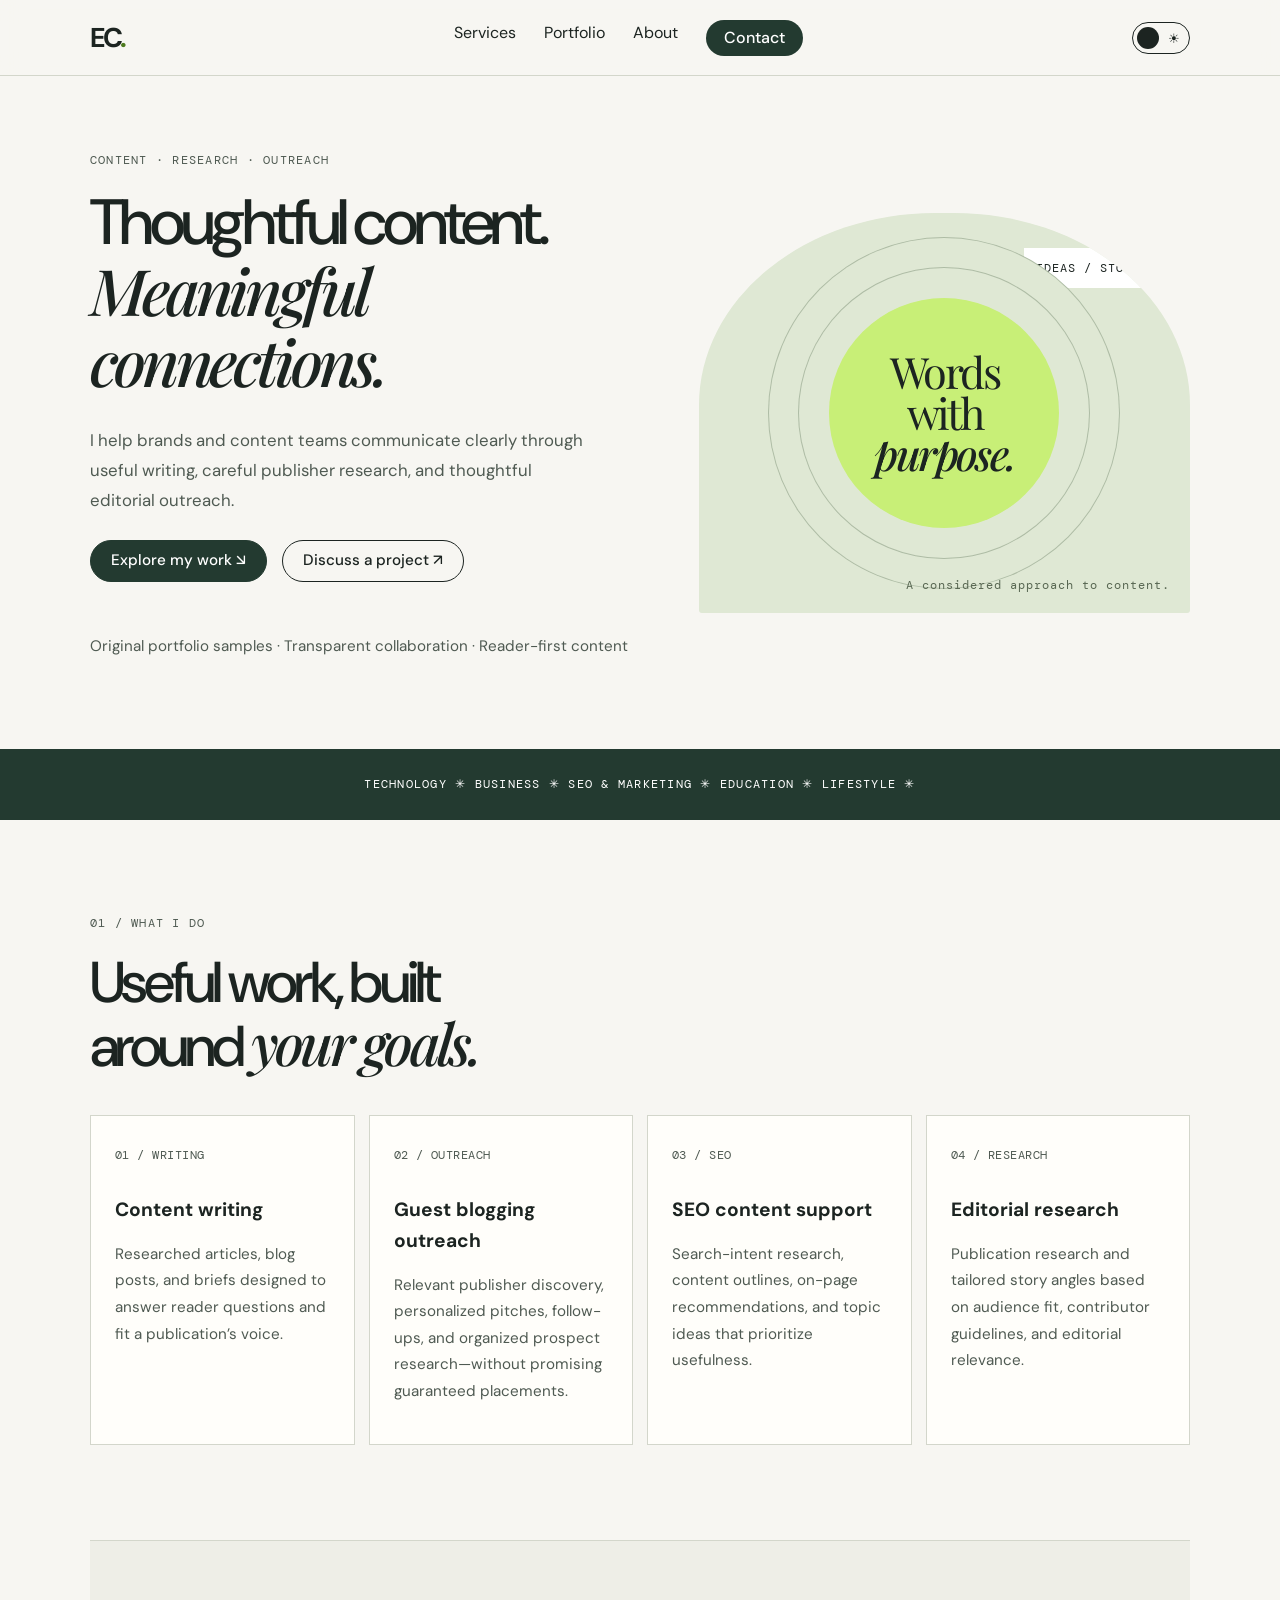
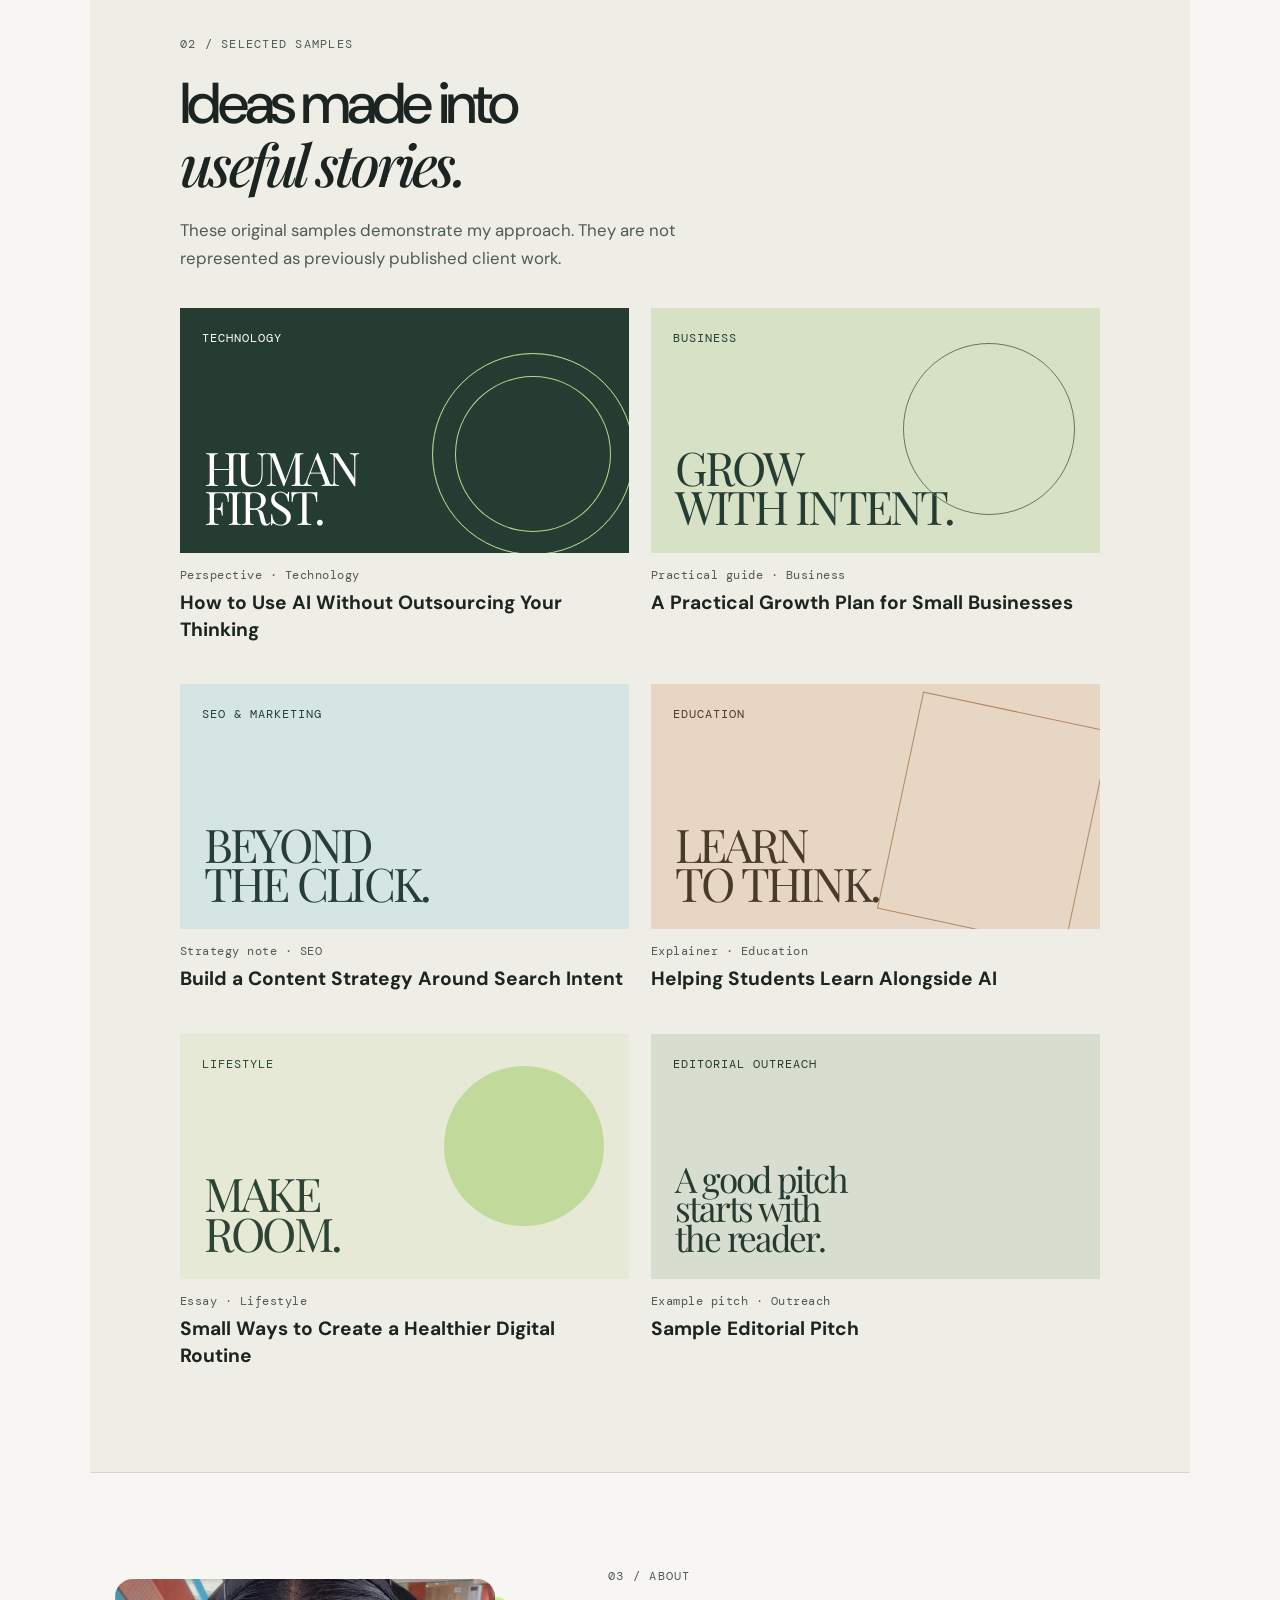
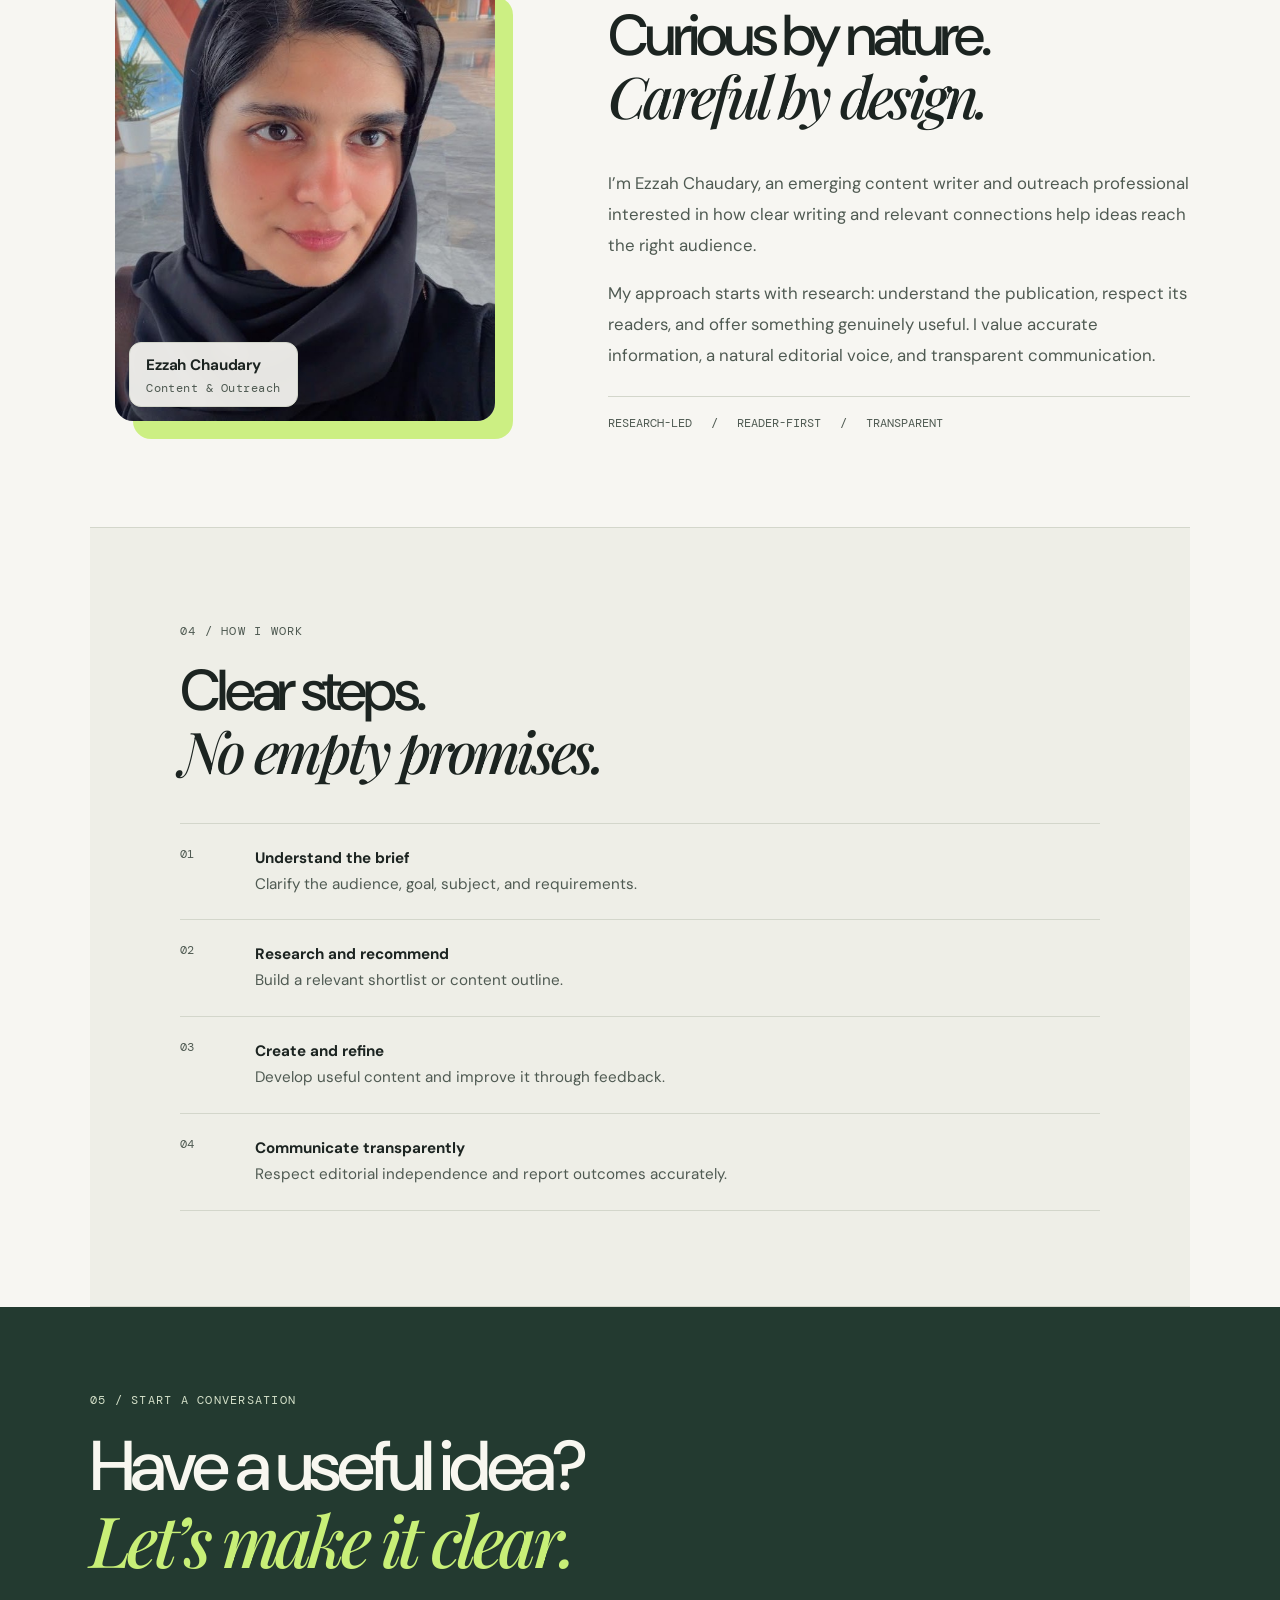
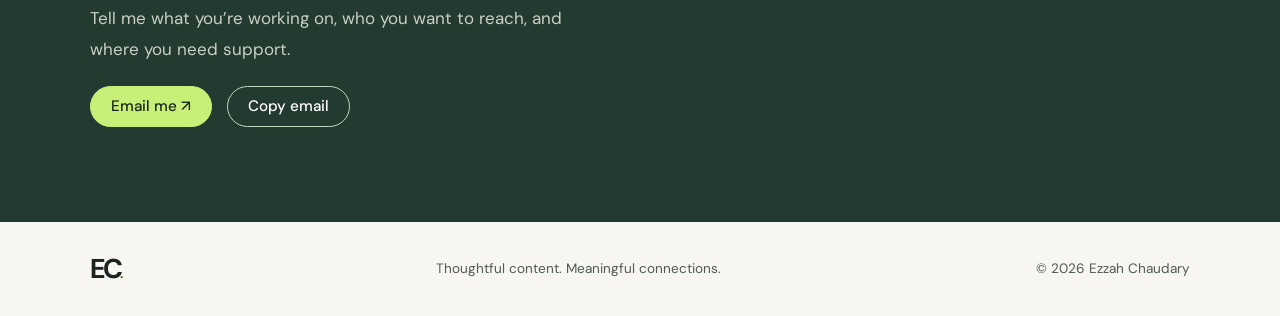
<file: index.html>
<!doctype html>
<html lang="en">
<head>
  <meta charset="utf-8">
  <meta name="viewport" content="width=device-width,initial-scale=1">
  <meta name="description" content="Ezzah Chaudary — content writing, guest blogging outreach, editorial research and SEO content support.">
  <title>Ezzah Chaudary Portfolio</title>
  <link rel="icon" href="assets/favicon.svg">
  <script>
    try {
      var t = localStorage.getItem("theme") || (matchMedia("(prefers-color-scheme:dark)").matches ? "dark" : "light");
      document.documentElement.dataset.theme = t;
    } catch (e) {}
  </script>
  <link rel="stylesheet" href="styles.css">
</head>
<body>

  <!-- HEADER -->
  <header>
    <a class="logo" href="index.html">EC<span>.</span></a>
    <nav id="nav">
      <a href="#services">Services</a>
      <a href="#portfolio">Portfolio</a>
      <a href="#about">About</a>
      <a class="navcta" href="#contact">Contact</a>
    </nav>
    <div class="hdr-r">
      <button id="theme" aria-label="Toggle light/dark theme" role="switch" aria-checked="false"></button>
      <button id="menu" aria-expanded="false">Menu</button>
    </div>
  </header>

  <main>

    <!-- HERO -->
    <section class="hero">
      <div>
        <p class="eyebrow">CONTENT · RESEARCH · OUTREACH</p>
        <h1>Thoughtful content.<br><em>Meaningful connections.</em></h1>
        <p class="intro">I help brands and content teams communicate clearly through useful writing, careful publisher research, and thoughtful editorial outreach.</p>
        <a class="button" href="#portfolio">Explore my work ↘</a>
        <a class="button ghost" href="#contact">Discuss a project ↗</a>
        <p class="note">Original portfolio samples · Transparent collaboration · Reader-first content</p>
      </div>
      <div class="art">
        <span class="art-tag">IDEAS / STORIES</span>
        <div class="orb"></div>
        <p>Words<br>with<br><em>purpose.</em></p>
        <span class="art-foot">A considered approach to content.</span>
      </div>
    </section>

    <div class="ticker">TECHNOLOGY ✳ BUSINESS ✳ SEO &amp; MARKETING ✳ EDUCATION ✳ LIFESTYLE ✳</div>

    <!-- SERVICES -->
    <section id="services" class="section">
      <p class="eyebrow">01 / WHAT I DO</p>
      <h2>Useful work, built<br>around <em>your goals.</em></h2>
      <div class="cards">
        <article>
          <b>01 / WRITING</b>
          <h3>Content writing</h3>
          <p>Researched articles, blog posts, and briefs designed to answer reader questions and fit a publication’s voice.</p>
        </article>
        <article>
          <b>02 / OUTREACH</b>
          <h3>Guest blogging outreach</h3>
          <p>Relevant publisher discovery, personalized pitches, follow-ups, and organized prospect research—without promising guaranteed placements.</p>
        </article>
        <article>
          <b>03 / SEO</b>
          <h3>SEO content support</h3>
          <p>Search-intent research, content outlines, on-page recommendations, and topic ideas that prioritize usefulness.</p>
        </article>
        <article>
          <b>04 / RESEARCH</b>
          <h3>Editorial research</h3>
          <p>Publication research and tailored story angles based on audience fit, contributor guidelines, and editorial relevance.</p>
        </article>
      </div>
    </section>

    <!-- PORTFOLIO -->
    <section id="portfolio" class="section tinted">
      <p class="eyebrow">02 / SELECTED SAMPLES</p>
      <h2>Ideas made into<br><em>useful stories.</em></h2>
      <p class="section-intro">These original samples demonstrate my approach. They are not represented as previously published client work.</p>
      <div class="samples">
        <a href="samples/technology-ai.html">
          <div class="sample-art tech">TECHNOLOGY <strong>HUMAN<br>FIRST.</strong></div>
          <small>Perspective · Technology</small>
          <h3>How to Use AI Without Outsourcing Your Thinking</h3>
        </a>
        <a href="samples/business-growth.html">
          <div class="sample-art business">BUSINESS <strong>GROW<br>WITH INTENT.</strong></div>
          <small>Practical guide · Business</small>
          <h3>A Practical Growth Plan for Small Businesses</h3>
        </a>
        <a href="samples/seo-content.html">
          <div class="sample-art seo">SEO &amp; MARKETING <strong>BEYOND<br>THE CLICK.</strong></div>
          <small>Strategy note · SEO</small>
          <h3>Build a Content Strategy Around Search Intent</h3>
        </a>
        <a href="samples/education-learning.html">
          <div class="sample-art education">EDUCATION <strong>LEARN<br>TO THINK.</strong></div>
          <small>Explainer · Education</small>
          <h3>Helping Students Learn Alongside AI</h3>
        </a>
        <a href="samples/lifestyle-digital-wellbeing.html">
          <div class="sample-art lifestyle">LIFESTYLE <strong>MAKE<br>ROOM.</strong></div>
          <small>Essay · Lifestyle</small>
          <h3>Small Ways to Create a Healthier Digital Routine</h3>
        </a>
        <a href="samples/editorial-pitch.html">
          <div class="sample-art pitch">EDITORIAL OUTREACH <strong>A good pitch<br>starts with<br>the reader.</strong></div>
          <small>Example pitch · Outreach</small>
          <h3>Sample Editorial Pitch</h3>
        </a>
      </div>
    </section>

    <!-- ABOUT -->
    <section id="about" class="section about">
      <figure class="portrait">
        <div class="frame">
          <img src="assets/ezzah.jpg" alt="Portrait of Ezzah Chaudary" width="620" height="720" loading="lazy">
          <figcaption><strong>Ezzah Chaudary</strong><small>Content &amp; Outreach</small></figcaption>
        </div>
      </figure>
      <div>
        <p class="eyebrow">03 / ABOUT</p>
        <h2>Curious by nature.<br><em>Careful by design.</em></h2>
        <p>I’m Ezzah Chaudary, an emerging content writer and outreach professional interested in how clear writing and relevant connections help ideas reach the right audience.</p>
        <p>My approach starts with research: understand the publication, respect its readers, and offer something genuinely useful. I value accurate information, a natural editorial voice, and transparent communication.</p>
        <div class="values">RESEARCH-LED　 /　 READER-FIRST　 /　 TRANSPARENT</div>
      </div>
    </section>

    <!-- PROCESS -->
    <section class="section tinted">
      <p class="eyebrow">04 / HOW I WORK</p>
      <h2>Clear steps.<br><em>No empty promises.</em></h2>
      <div class="steps">
        <p><b>01</b><span><strong>Understand the brief</strong><br>Clarify the audience, goal, subject, and requirements.</span></p>
        <p><b>02</b><span><strong>Research and recommend</strong><br>Build a relevant shortlist or content outline.</span></p>
        <p><b>03</b><span><strong>Create and refine</strong><br>Develop useful content and improve it through feedback.</span></p>
        <p><b>04</b><span><strong>Communicate transparently</strong><br>Respect editorial independence and report outcomes accurately.</span></p>
      </div>
    </section>

    <!-- CONTACT -->
    <section id="contact" class="contact">
      <p class="eyebrow">05 / START A CONVERSATION</p>
      <h2>Have a useful idea?<br><em>Let’s make it clear.</em></h2>
      <p>Tell me what you’re working on, who you want to reach, and where you need support.</p>
      <a class="button" href="https://mail.google.com/mail/?view=cm&amp;to=chaudaryezzah@gmail.com&amp;su=Content%20and%20Outreach%20Enquiry" target="_blank" rel="noopener">Email me ↗</a>
      <button class="button outline" id="copy" data-email="chaudaryezzah@gmail.com">Copy email</button>
    </section>

  </main>

  <!-- FOOTER -->
  <footer>
    <a class="logo" href="#">EC<span>.</span></a>
    <span>Thoughtful content. Meaningful connections.</span>
    <span>© <span id="year"></span> Ezzah Chaudary</span>
  </footer>

  <script src="script.js"></script>
</body>
</html>
</file>
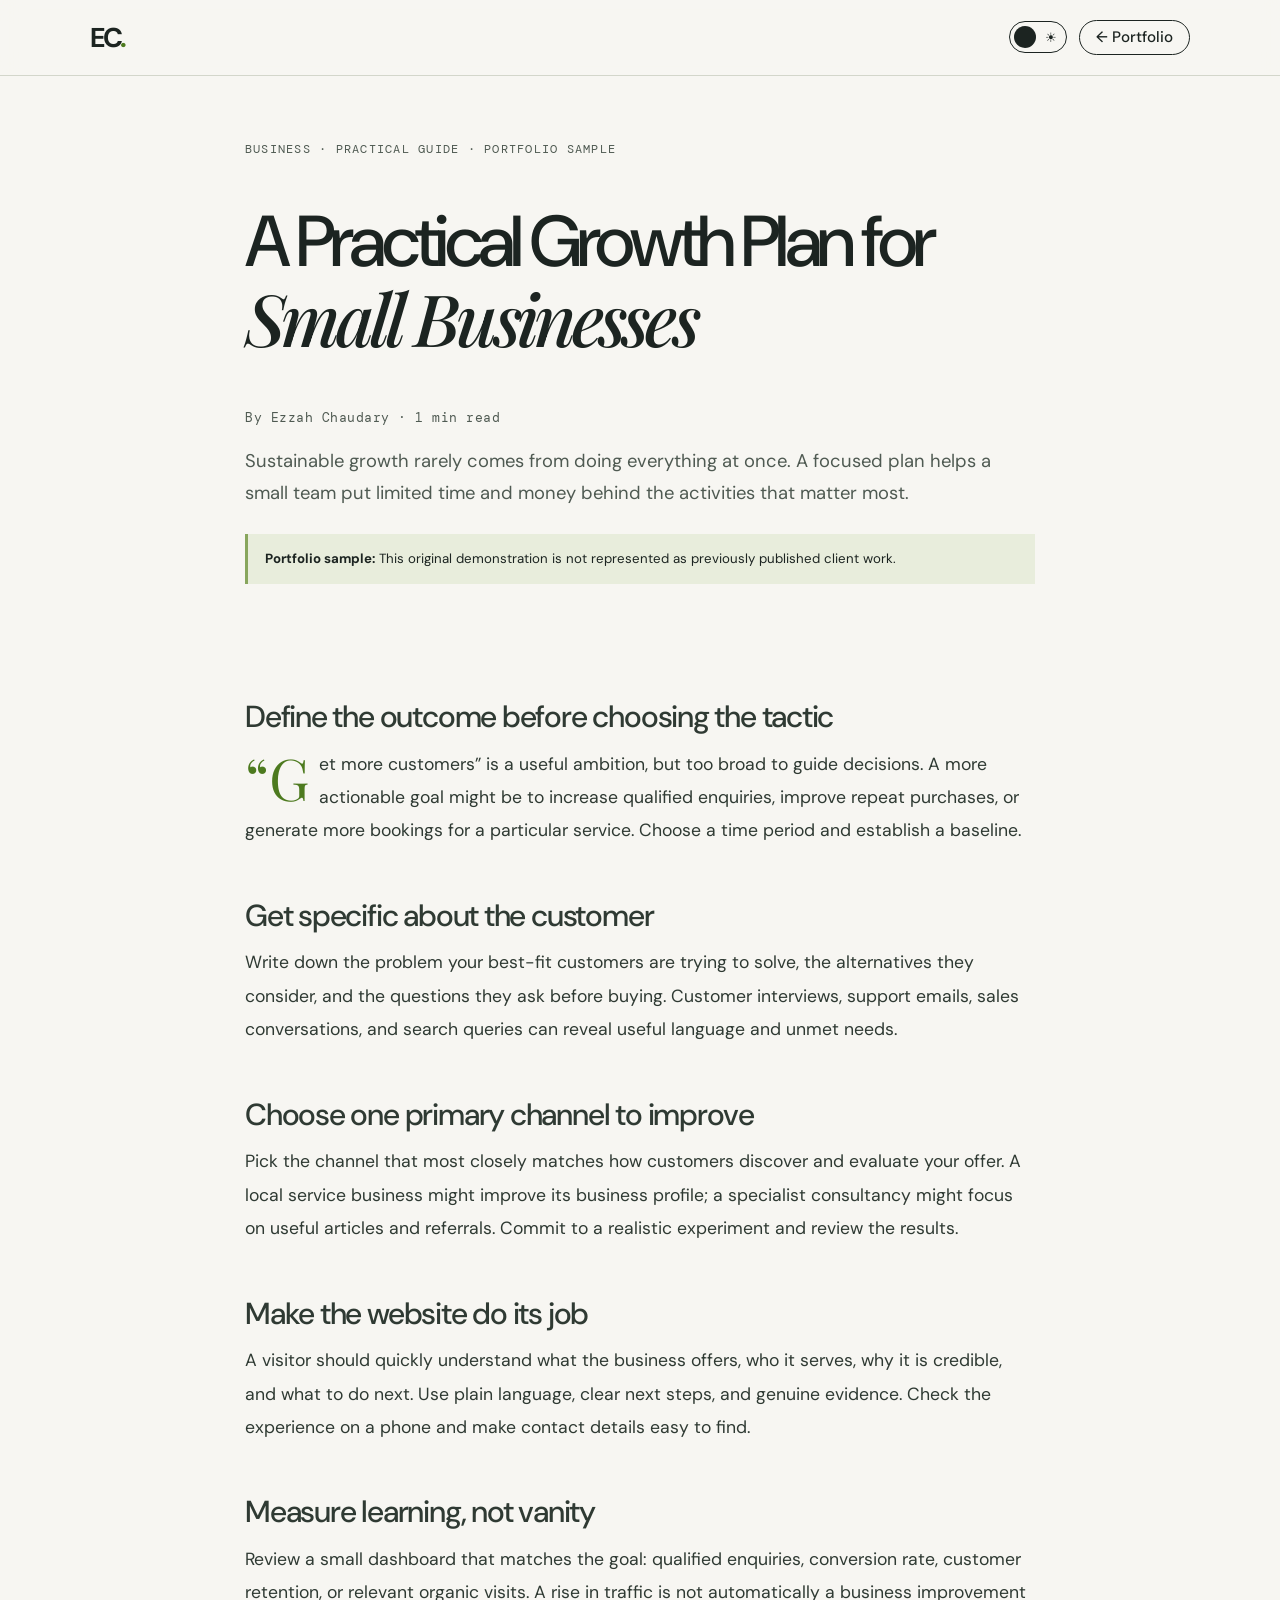
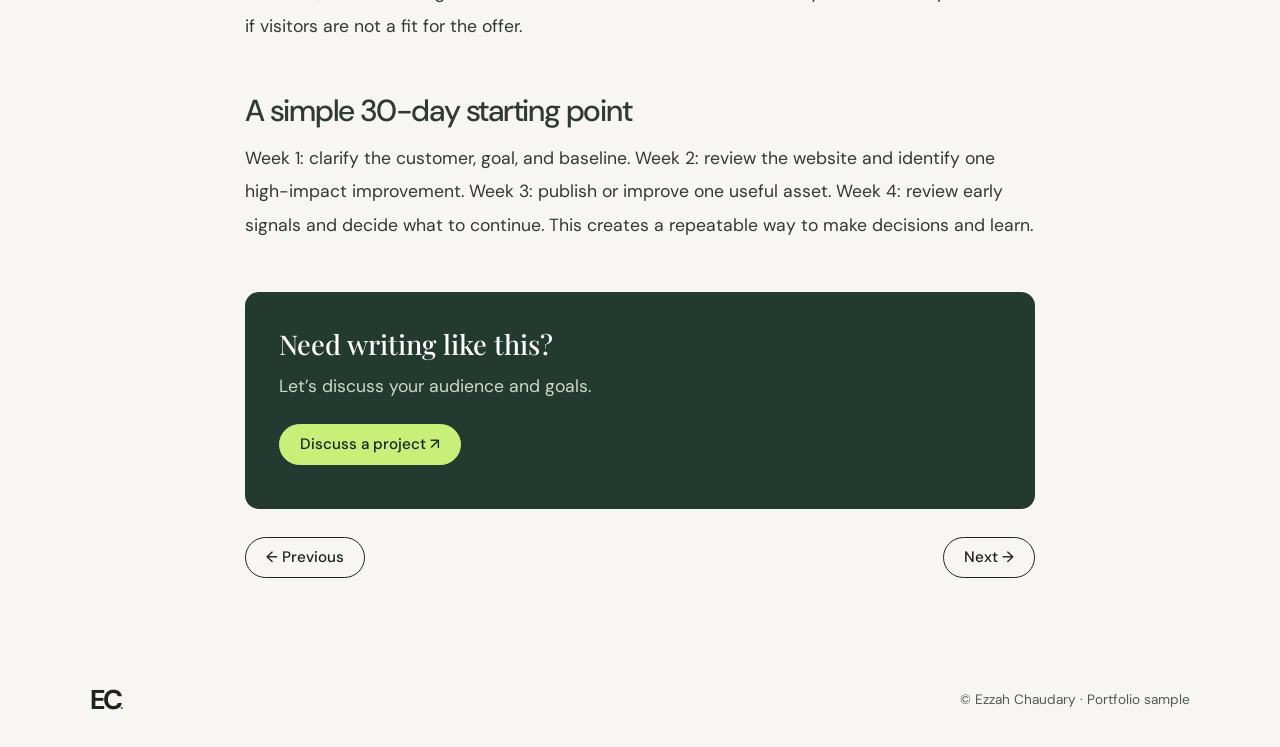
<file: samples/business-growth.html>
<!doctype html><html lang="en"><head><meta charset="utf-8"><meta name="viewport" content="width=device-width,initial-scale=1"><meta name="description" content="A Practical Growth Plan for Small Businesses — portfolio sample by Ezzah Chaudary."><title>A Practical Growth Plan for Small Businesses | Ezzah Chaudary</title><script>try{var t=localStorage.getItem("theme")||(matchMedia("(prefers-color-scheme:dark)").matches?"dark":"light");document.documentElement.dataset.theme=t}catch(e){}</script><link rel="stylesheet" href="../styles.css"></head><body><header><a class="logo" href="../index.html">EC<span>.</span></a><div class="hdr-r"><button id="theme" aria-label="Toggle light/dark theme" role="switch" aria-checked="false"></button><a class="back" href="../index.html#portfolio">← Portfolio</a></div></header><div class="progress" id="bar"></div><main class="article"><div class="article-head"><p class="eyebrow">BUSINESS · PRACTICAL GUIDE · PORTFOLIO SAMPLE</p><h1>A Practical Growth Plan for <em>Small Businesses</em></h1><p class="meta">By Ezzah Chaudary · 1 min read</p><p class="deck">Sustainable growth rarely comes from doing everything at once. A focused plan helps a small team put limited time and money behind the activities that matter most.</p><div class="notice"><strong>Portfolio sample:</strong> This original demonstration is not represented as previously published client work.</div></div><article class="body-copy"><h2>Define the outcome before choosing the tactic</h2><p>“Get more customers” is a useful ambition, but too broad to guide decisions. A more actionable goal might be to increase qualified enquiries, improve repeat purchases, or generate more bookings for a particular service. Choose a time period and establish a baseline.</p><h2>Get specific about the customer</h2><p>Write down the problem your best-fit customers are trying to solve, the alternatives they consider, and the questions they ask before buying. Customer interviews, support emails, sales conversations, and search queries can reveal useful language and unmet needs.</p><h2>Choose one primary channel to improve</h2><p>Pick the channel that most closely matches how customers discover and evaluate your offer. A local service business might improve its business profile; a specialist consultancy might focus on useful articles and referrals. Commit to a realistic experiment and review the results.</p><h2>Make the website do its job</h2><p>A visitor should quickly understand what the business offers, who it serves, why it is credible, and what to do next. Use plain language, clear next steps, and genuine evidence. Check the experience on a phone and make contact details easy to find.</p><h2>Measure learning, not vanity</h2><p>Review a small dashboard that matches the goal: qualified enquiries, conversion rate, customer retention, or relevant organic visits. A rise in traffic is not automatically a business improvement if visitors are not a fit for the offer.</p><h2>A simple 30-day starting point</h2><p>Week 1: clarify the customer, goal, and baseline. Week 2: review the website and identify one high-impact improvement. Week 3: publish or improve one useful asset. Week 4: review early signals and decide what to continue. This creates a repeatable way to make decisions and learn.</p><div class="cta"><h3>Need writing like this?</h3><p>Let’s discuss your audience and goals.</p><a class="button" href="../index.html#contact">Discuss a project ↗</a></div><div class="pn"><a class="button ghost" href="technology-ai.html">← Previous</a><a class="button ghost" href="seo-content.html">Next →</a></div></article></main><footer><a class="logo" href="../index.html">EC<span>.</span></a><span>© Ezzah Chaudary · Portfolio sample</span></footer><script src="../script.js"></script></body></html>
</file>
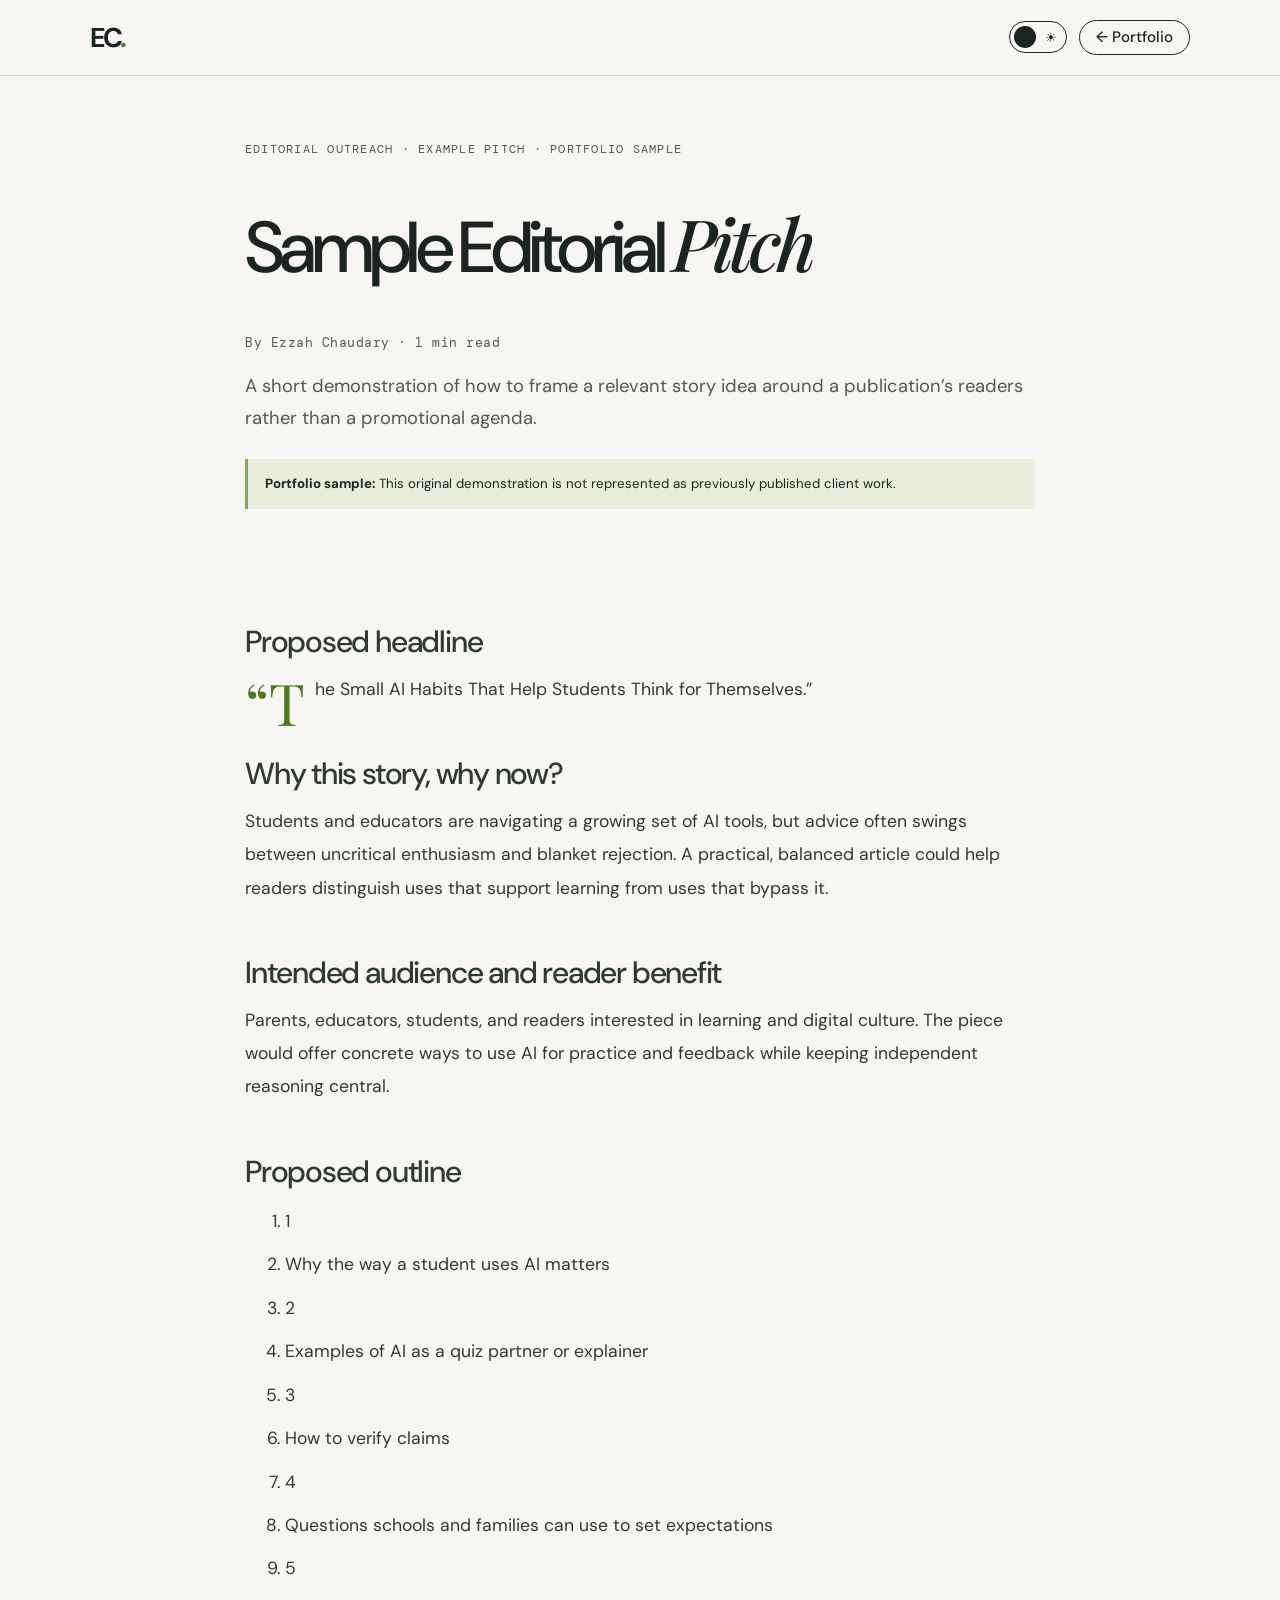
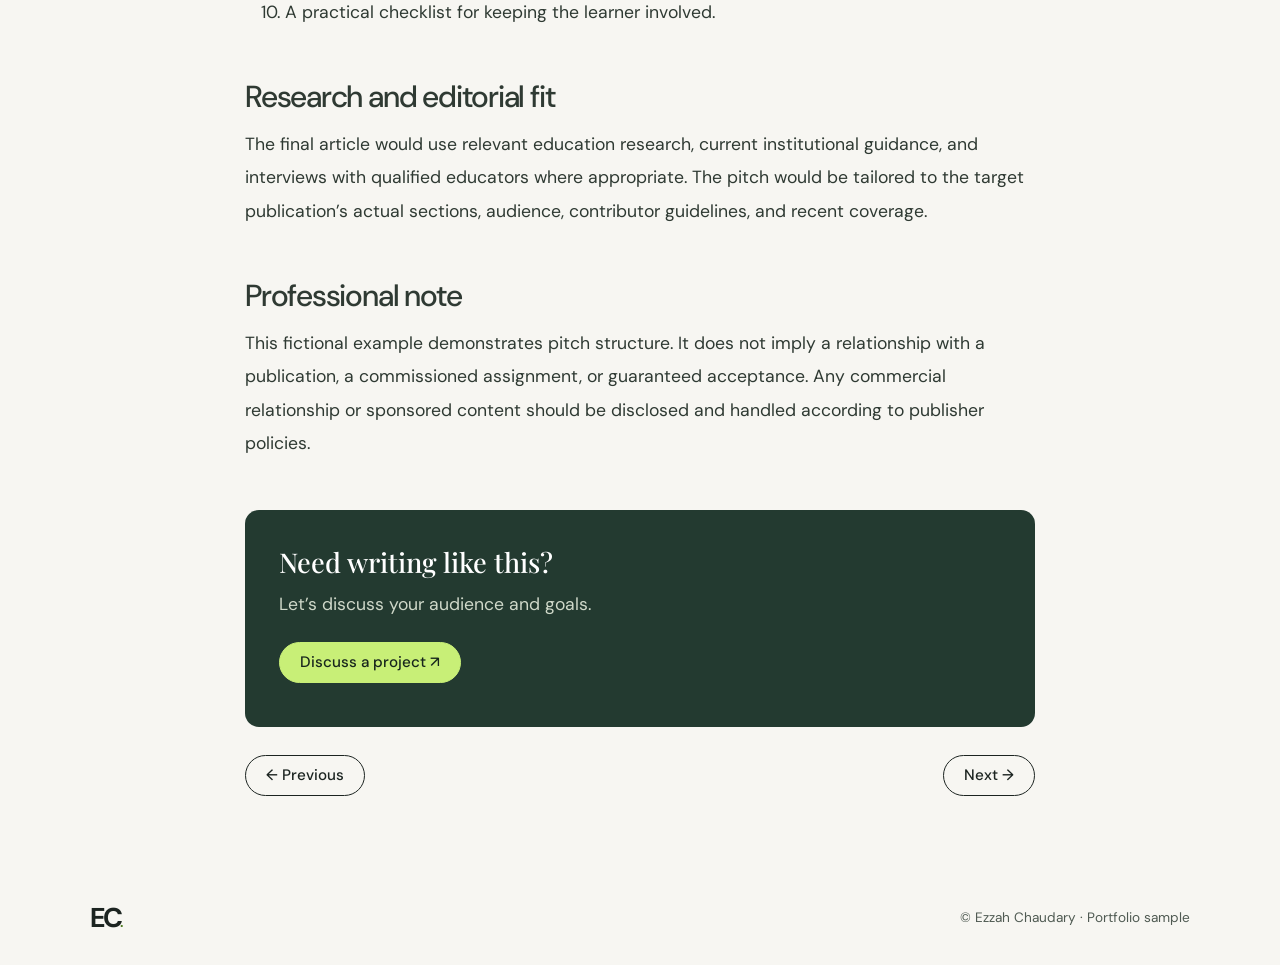
<file: samples/editorial-pitch.html>
<!doctype html><html lang="en"><head><meta charset="utf-8"><meta name="viewport" content="width=device-width,initial-scale=1"><meta name="description" content="Sample Editorial Pitch — portfolio sample by Ezzah Chaudary."><title>Sample Editorial Pitch | Ezzah Chaudary</title><script>try{var t=localStorage.getItem("theme")||(matchMedia("(prefers-color-scheme:dark)").matches?"dark":"light");document.documentElement.dataset.theme=t}catch(e){}</script><link rel="stylesheet" href="../styles.css"></head><body><header><a class="logo" href="../index.html">EC<span>.</span></a><div class="hdr-r"><button id="theme" aria-label="Toggle light/dark theme" role="switch" aria-checked="false"></button><a class="back" href="../index.html#portfolio">← Portfolio</a></div></header><div class="progress" id="bar"></div><main class="article"><div class="article-head"><p class="eyebrow">EDITORIAL OUTREACH · EXAMPLE PITCH · PORTFOLIO SAMPLE</p><h1>Sample Editorial <em>Pitch</em></h1><p class="meta">By Ezzah Chaudary · 1 min read</p><p class="deck">A short demonstration of how to frame a relevant story idea around a publication’s readers rather than a promotional agenda.</p><div class="notice"><strong>Portfolio sample:</strong> This original demonstration is not represented as previously published client work.</div></div><article class="body-copy"><h2>Proposed headline</h2><p>“The Small AI Habits That Help Students Think for Themselves.”</p><h2>Why this story, why now?</h2><p>Students and educators are navigating a growing set of AI tools, but advice often swings between uncritical enthusiasm and blanket rejection. A practical, balanced article could help readers distinguish uses that support learning from uses that bypass it.</p><h2>Intended audience and reader benefit</h2><p>Parents, educators, students, and readers interested in learning and digital culture. The piece would offer concrete ways to use AI for practice and feedback while keeping independent reasoning central.</p><h2>Proposed outline</h2><ol><li>1</li><li>Why the way a student uses AI matters</li><li>2</li><li>Examples of AI as a quiz partner or explainer</li><li>3</li><li>How to verify claims</li><li>4</li><li>Questions schools and families can use to set expectations</li><li>5</li><li>A practical checklist for keeping the learner involved.</li></ol><h2>Research and editorial fit</h2><p>The final article would use relevant education research, current institutional guidance, and interviews with qualified educators where appropriate. The pitch would be tailored to the target publication’s actual sections, audience, contributor guidelines, and recent coverage.</p><h2>Professional note</h2><p>This fictional example demonstrates pitch structure. It does not imply a relationship with a publication, a commissioned assignment, or guaranteed acceptance. Any commercial relationship or sponsored content should be disclosed and handled according to publisher policies.</p><div class="cta"><h3>Need writing like this?</h3><p>Let’s discuss your audience and goals.</p><a class="button" href="../index.html#contact">Discuss a project ↗</a></div><div class="pn"><a class="button ghost" href="lifestyle-digital-wellbeing.html">← Previous</a><a class="button ghost" href="technology-ai.html">Next →</a></div></article></main><footer><a class="logo" href="../index.html">EC<span>.</span></a><span>© Ezzah Chaudary · Portfolio sample</span></footer><script src="../script.js"></script></body></html>
</file>
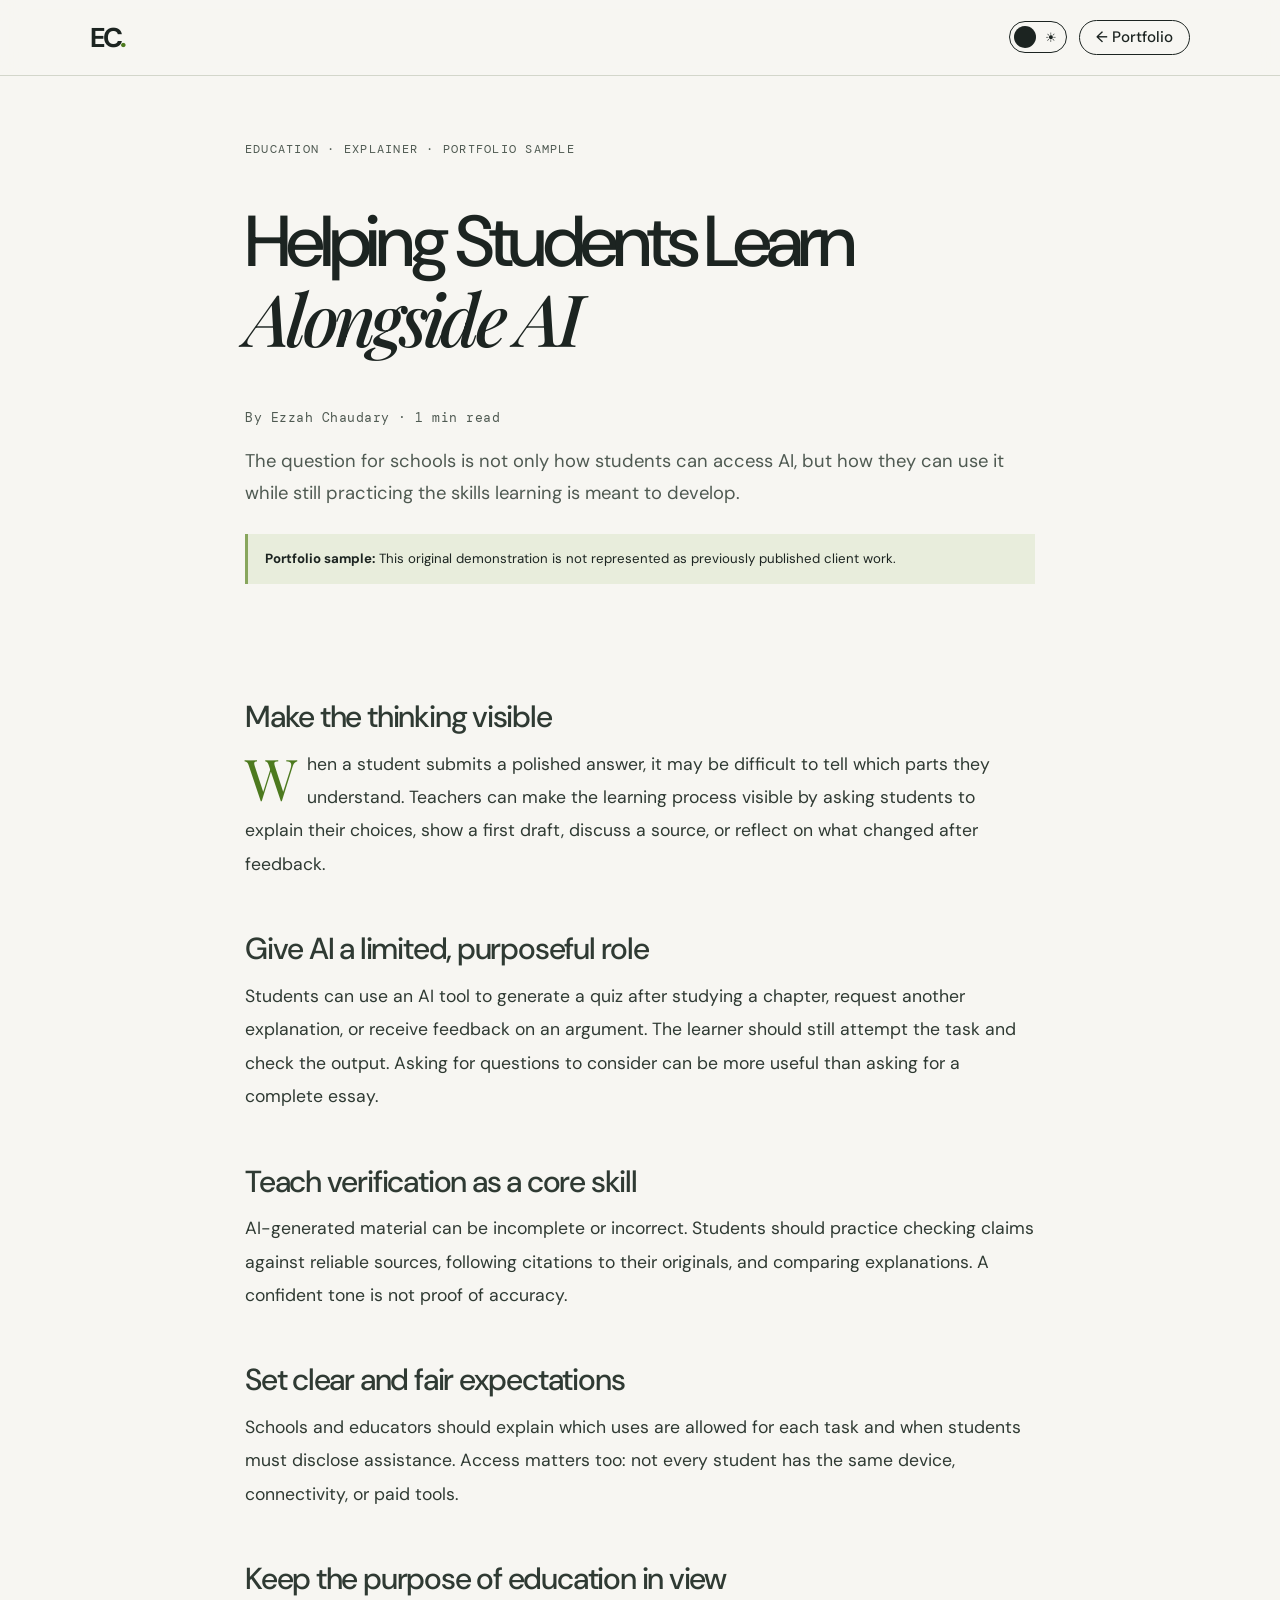
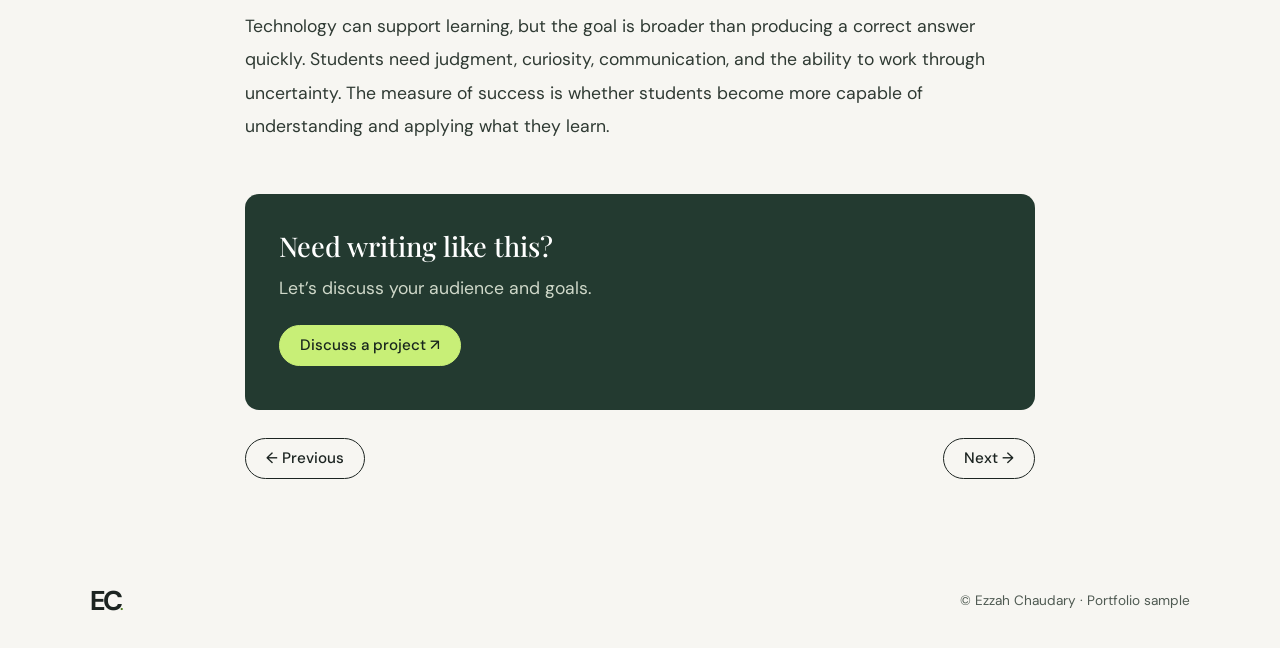
<file: samples/education-learning.html>
<!doctype html><html lang="en"><head><meta charset="utf-8"><meta name="viewport" content="width=device-width,initial-scale=1"><meta name="description" content="Helping Students Learn Alongside AI — portfolio sample by Ezzah Chaudary."><title>Helping Students Learn Alongside AI | Ezzah Chaudary</title><script>try{var t=localStorage.getItem("theme")||(matchMedia("(prefers-color-scheme:dark)").matches?"dark":"light");document.documentElement.dataset.theme=t}catch(e){}</script><link rel="stylesheet" href="../styles.css"></head><body><header><a class="logo" href="../index.html">EC<span>.</span></a><div class="hdr-r"><button id="theme" aria-label="Toggle light/dark theme" role="switch" aria-checked="false"></button><a class="back" href="../index.html#portfolio">← Portfolio</a></div></header><div class="progress" id="bar"></div><main class="article"><div class="article-head"><p class="eyebrow">EDUCATION · EXPLAINER · PORTFOLIO SAMPLE</p><h1>Helping Students Learn <em>Alongside AI</em></h1><p class="meta">By Ezzah Chaudary · 1 min read</p><p class="deck">The question for schools is not only how students can access AI, but how they can use it while still practicing the skills learning is meant to develop.</p><div class="notice"><strong>Portfolio sample:</strong> This original demonstration is not represented as previously published client work.</div></div><article class="body-copy"><h2>Make the thinking visible</h2><p>When a student submits a polished answer, it may be difficult to tell which parts they understand. Teachers can make the learning process visible by asking students to explain their choices, show a first draft, discuss a source, or reflect on what changed after feedback.</p><h2>Give AI a limited, purposeful role</h2><p>Students can use an AI tool to generate a quiz after studying a chapter, request another explanation, or receive feedback on an argument. The learner should still attempt the task and check the output. Asking for questions to consider can be more useful than asking for a complete essay.</p><h2>Teach verification as a core skill</h2><p>AI-generated material can be incomplete or incorrect. Students should practice checking claims against reliable sources, following citations to their originals, and comparing explanations. A confident tone is not proof of accuracy.</p><h2>Set clear and fair expectations</h2><p>Schools and educators should explain which uses are allowed for each task and when students must disclose assistance. Access matters too: not every student has the same device, connectivity, or paid tools.</p><h2>Keep the purpose of education in view</h2><p>Technology can support learning, but the goal is broader than producing a correct answer quickly. Students need judgment, curiosity, communication, and the ability to work through uncertainty. The measure of success is whether students become more capable of understanding and applying what they learn.</p><div class="cta"><h3>Need writing like this?</h3><p>Let’s discuss your audience and goals.</p><a class="button" href="../index.html#contact">Discuss a project ↗</a></div><div class="pn"><a class="button ghost" href="seo-content.html">← Previous</a><a class="button ghost" href="lifestyle-digital-wellbeing.html">Next →</a></div></article></main><footer><a class="logo" href="../index.html">EC<span>.</span></a><span>© Ezzah Chaudary · Portfolio sample</span></footer><script src="../script.js"></script></body></html>
</file>
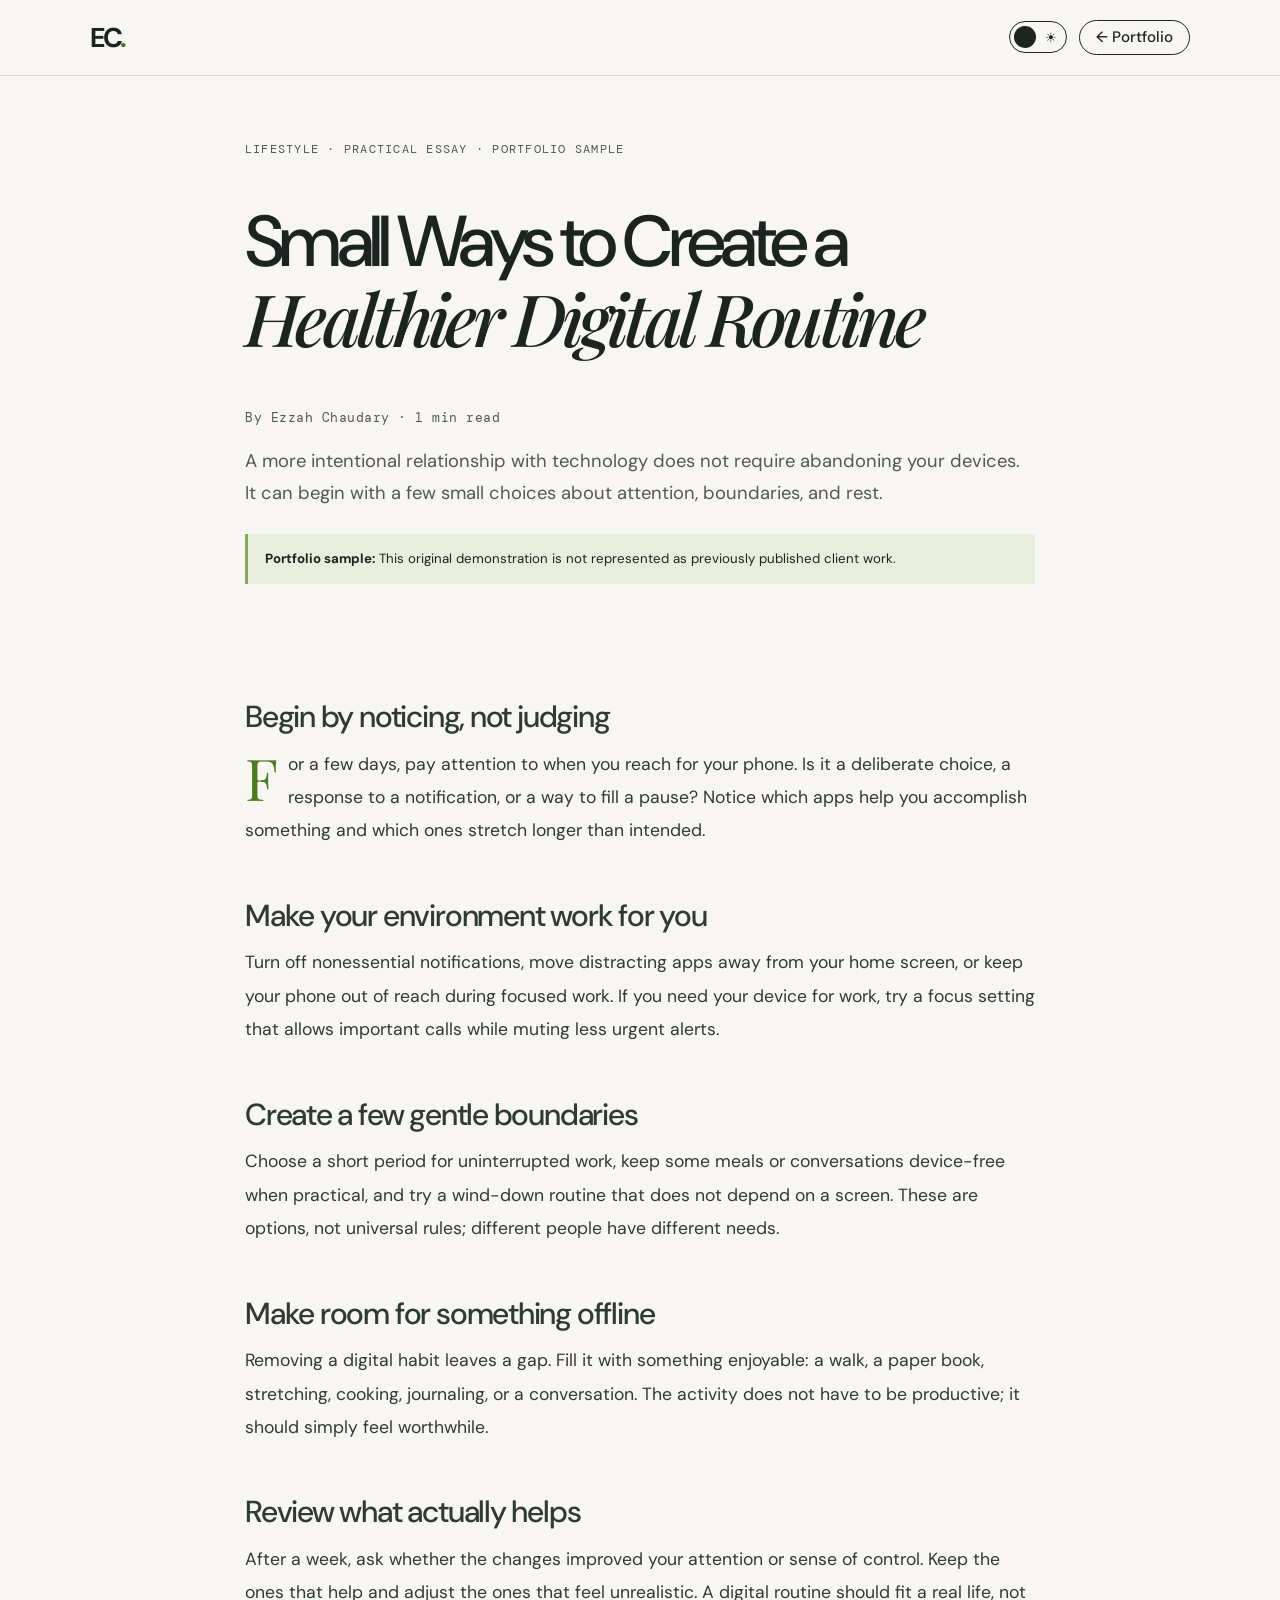
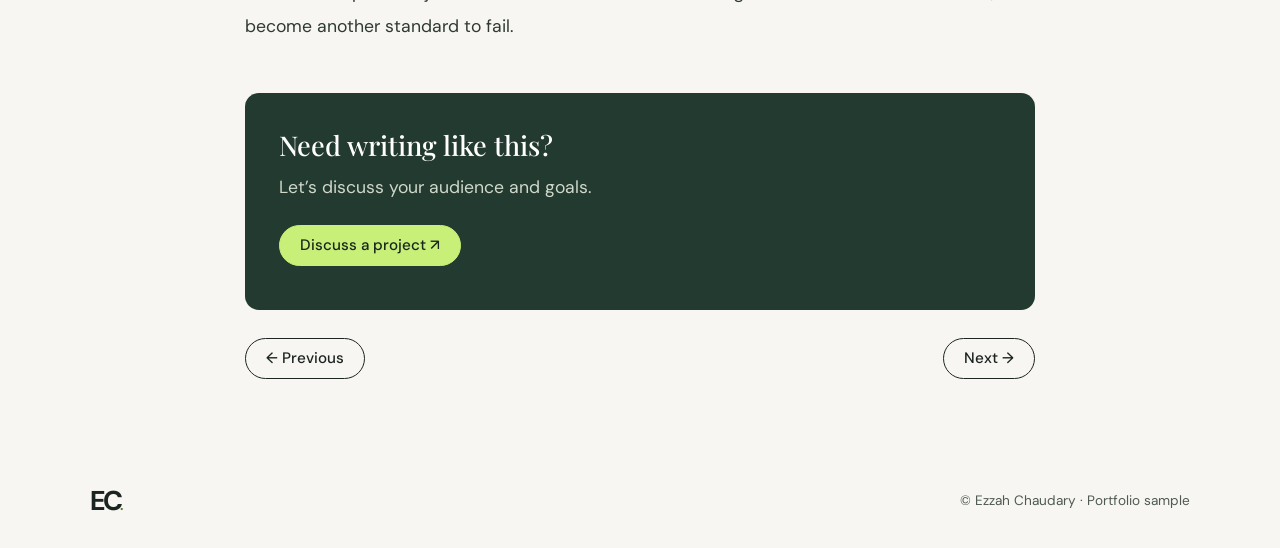
<file: samples/lifestyle-digital-wellbeing.html>
<!doctype html><html lang="en"><head><meta charset="utf-8"><meta name="viewport" content="width=device-width,initial-scale=1"><meta name="description" content="Small Ways to Create a Healthier Digital Routine — portfolio sample by Ezzah Chaudary."><title>Small Ways to Create a Healthier Digital Routine | Ezzah Chaudary</title><script>try{var t=localStorage.getItem("theme")||(matchMedia("(prefers-color-scheme:dark)").matches?"dark":"light");document.documentElement.dataset.theme=t}catch(e){}</script><link rel="stylesheet" href="../styles.css"></head><body><header><a class="logo" href="../index.html">EC<span>.</span></a><div class="hdr-r"><button id="theme" aria-label="Toggle light/dark theme" role="switch" aria-checked="false"></button><a class="back" href="../index.html#portfolio">← Portfolio</a></div></header><div class="progress" id="bar"></div><main class="article"><div class="article-head"><p class="eyebrow">LIFESTYLE · PRACTICAL ESSAY · PORTFOLIO SAMPLE</p><h1>Small Ways to Create a <em>Healthier Digital Routine</em></h1><p class="meta">By Ezzah Chaudary · 1 min read</p><p class="deck">A more intentional relationship with technology does not require abandoning your devices. It can begin with a few small choices about attention, boundaries, and rest.</p><div class="notice"><strong>Portfolio sample:</strong> This original demonstration is not represented as previously published client work.</div></div><article class="body-copy"><h2>Begin by noticing, not judging</h2><p>For a few days, pay attention to when you reach for your phone. Is it a deliberate choice, a response to a notification, or a way to fill a pause? Notice which apps help you accomplish something and which ones stretch longer than intended.</p><h2>Make your environment work for you</h2><p>Turn off nonessential notifications, move distracting apps away from your home screen, or keep your phone out of reach during focused work. If you need your device for work, try a focus setting that allows important calls while muting less urgent alerts.</p><h2>Create a few gentle boundaries</h2><p>Choose a short period for uninterrupted work, keep some meals or conversations device-free when practical, and try a wind-down routine that does not depend on a screen. These are options, not universal rules; different people have different needs.</p><h2>Make room for something offline</h2><p>Removing a digital habit leaves a gap. Fill it with something enjoyable: a walk, a paper book, stretching, cooking, journaling, or a conversation. The activity does not have to be productive; it should simply feel worthwhile.</p><h2>Review what actually helps</h2><p>After a week, ask whether the changes improved your attention or sense of control. Keep the ones that help and adjust the ones that feel unrealistic. A digital routine should fit a real life, not become another standard to fail.</p><div class="cta"><h3>Need writing like this?</h3><p>Let’s discuss your audience and goals.</p><a class="button" href="../index.html#contact">Discuss a project ↗</a></div><div class="pn"><a class="button ghost" href="education-learning.html">← Previous</a><a class="button ghost" href="editorial-pitch.html">Next →</a></div></article></main><footer><a class="logo" href="../index.html">EC<span>.</span></a><span>© Ezzah Chaudary · Portfolio sample</span></footer><script src="../script.js"></script></body></html>
</file>
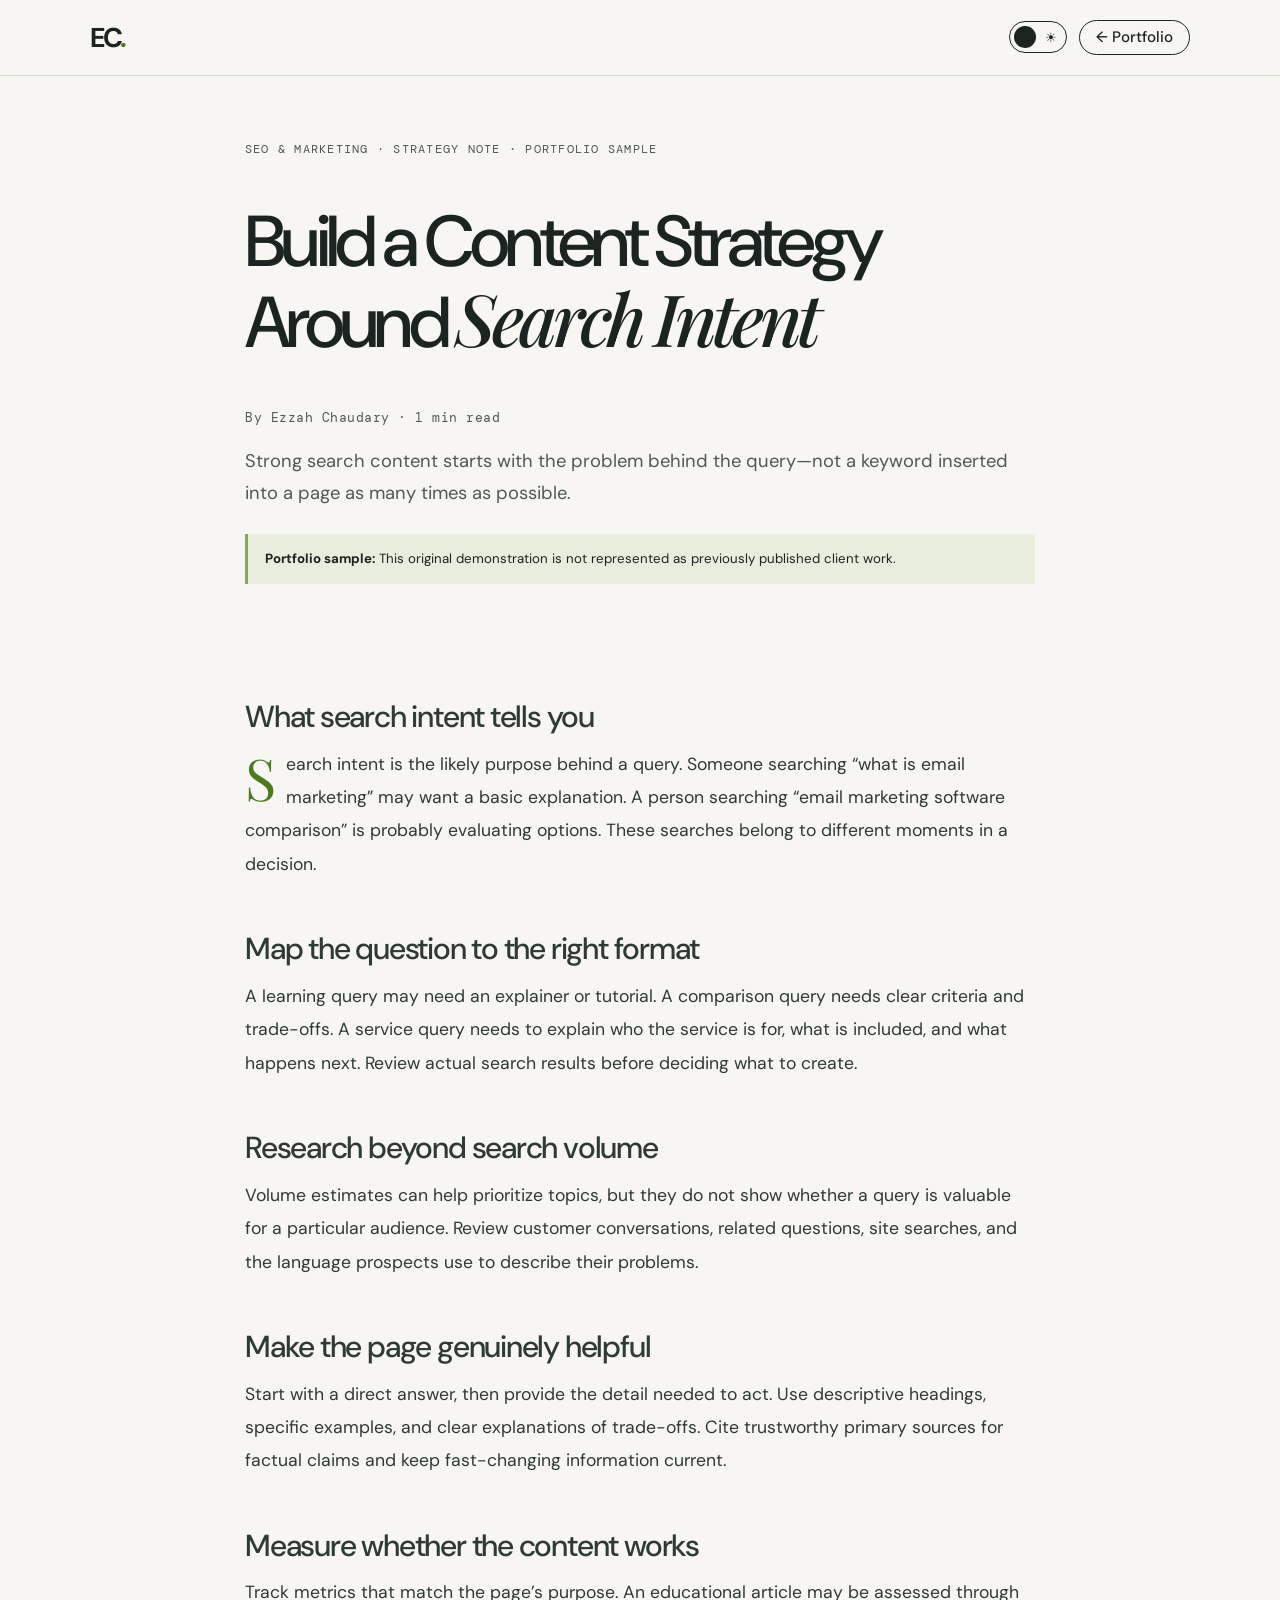
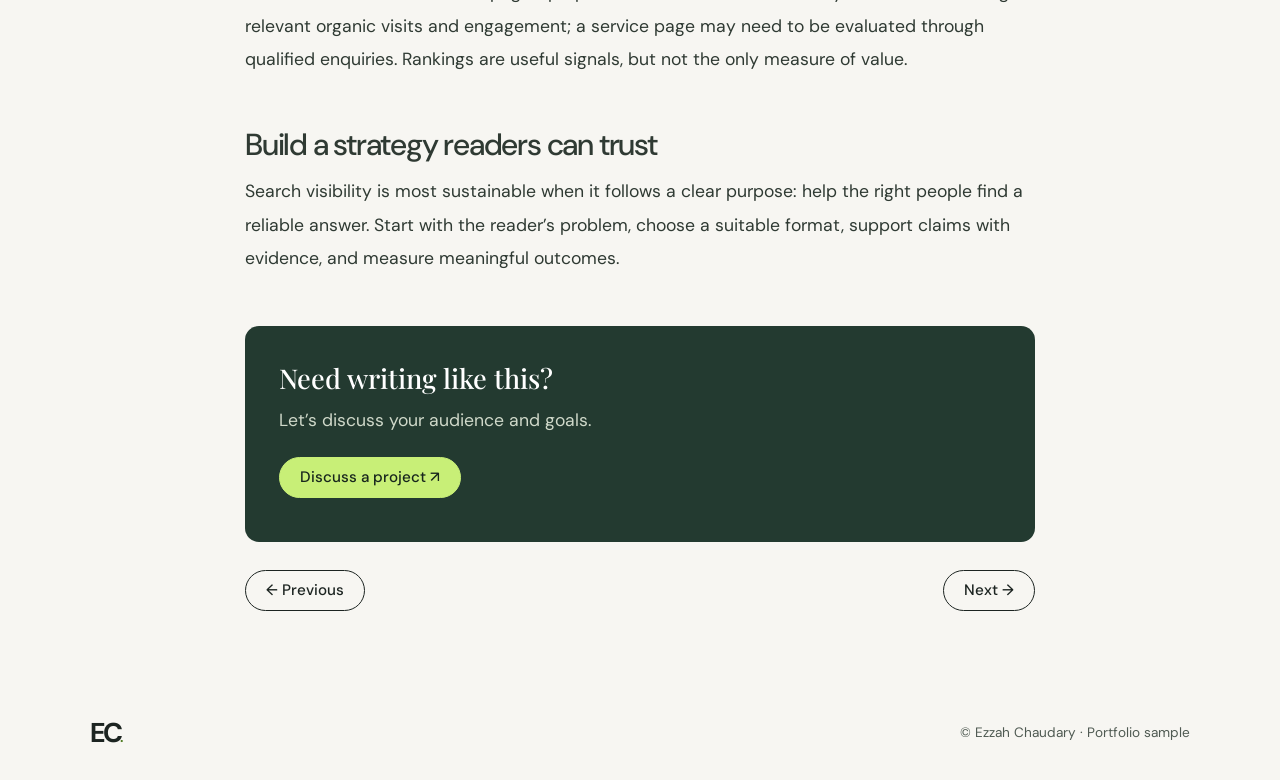
<file: samples/seo-content.html>
<!doctype html><html lang="en"><head><meta charset="utf-8"><meta name="viewport" content="width=device-width,initial-scale=1"><meta name="description" content="Build a Content Strategy Around Search Intent — portfolio sample by Ezzah Chaudary."><title>Build a Content Strategy Around Search Intent | Ezzah Chaudary</title><script>try{var t=localStorage.getItem("theme")||(matchMedia("(prefers-color-scheme:dark)").matches?"dark":"light");document.documentElement.dataset.theme=t}catch(e){}</script><link rel="stylesheet" href="../styles.css"></head><body><header><a class="logo" href="../index.html">EC<span>.</span></a><div class="hdr-r"><button id="theme" aria-label="Toggle light/dark theme" role="switch" aria-checked="false"></button><a class="back" href="../index.html#portfolio">← Portfolio</a></div></header><div class="progress" id="bar"></div><main class="article"><div class="article-head"><p class="eyebrow">SEO & MARKETING · STRATEGY NOTE · PORTFOLIO SAMPLE</p><h1>Build a Content Strategy Around <em>Search Intent</em></h1><p class="meta">By Ezzah Chaudary · 1 min read</p><p class="deck">Strong search content starts with the problem behind the query—not a keyword inserted into a page as many times as possible.</p><div class="notice"><strong>Portfolio sample:</strong> This original demonstration is not represented as previously published client work.</div></div><article class="body-copy"><h2>What search intent tells you</h2><p>Search intent is the likely purpose behind a query. Someone searching “what is email marketing” may want a basic explanation. A person searching “email marketing software comparison” is probably evaluating options. These searches belong to different moments in a decision.</p><h2>Map the question to the right format</h2><p>A learning query may need an explainer or tutorial. A comparison query needs clear criteria and trade-offs. A service query needs to explain who the service is for, what is included, and what happens next. Review actual search results before deciding what to create.</p><h2>Research beyond search volume</h2><p>Volume estimates can help prioritize topics, but they do not show whether a query is valuable for a particular audience. Review customer conversations, related questions, site searches, and the language prospects use to describe their problems.</p><h2>Make the page genuinely helpful</h2><p>Start with a direct answer, then provide the detail needed to act. Use descriptive headings, specific examples, and clear explanations of trade-offs. Cite trustworthy primary sources for factual claims and keep fast-changing information current.</p><h2>Measure whether the content works</h2><p>Track metrics that match the page’s purpose. An educational article may be assessed through relevant organic visits and engagement; a service page may need to be evaluated through qualified enquiries. Rankings are useful signals, but not the only measure of value.</p><h2>Build a strategy readers can trust</h2><p>Search visibility is most sustainable when it follows a clear purpose: help the right people find a reliable answer. Start with the reader’s problem, choose a suitable format, support claims with evidence, and measure meaningful outcomes.</p><div class="cta"><h3>Need writing like this?</h3><p>Let’s discuss your audience and goals.</p><a class="button" href="../index.html#contact">Discuss a project ↗</a></div><div class="pn"><a class="button ghost" href="business-growth.html">← Previous</a><a class="button ghost" href="education-learning.html">Next →</a></div></article></main><footer><a class="logo" href="../index.html">EC<span>.</span></a><span>© Ezzah Chaudary · Portfolio sample</span></footer><script src="../script.js"></script></body></html>
</file>
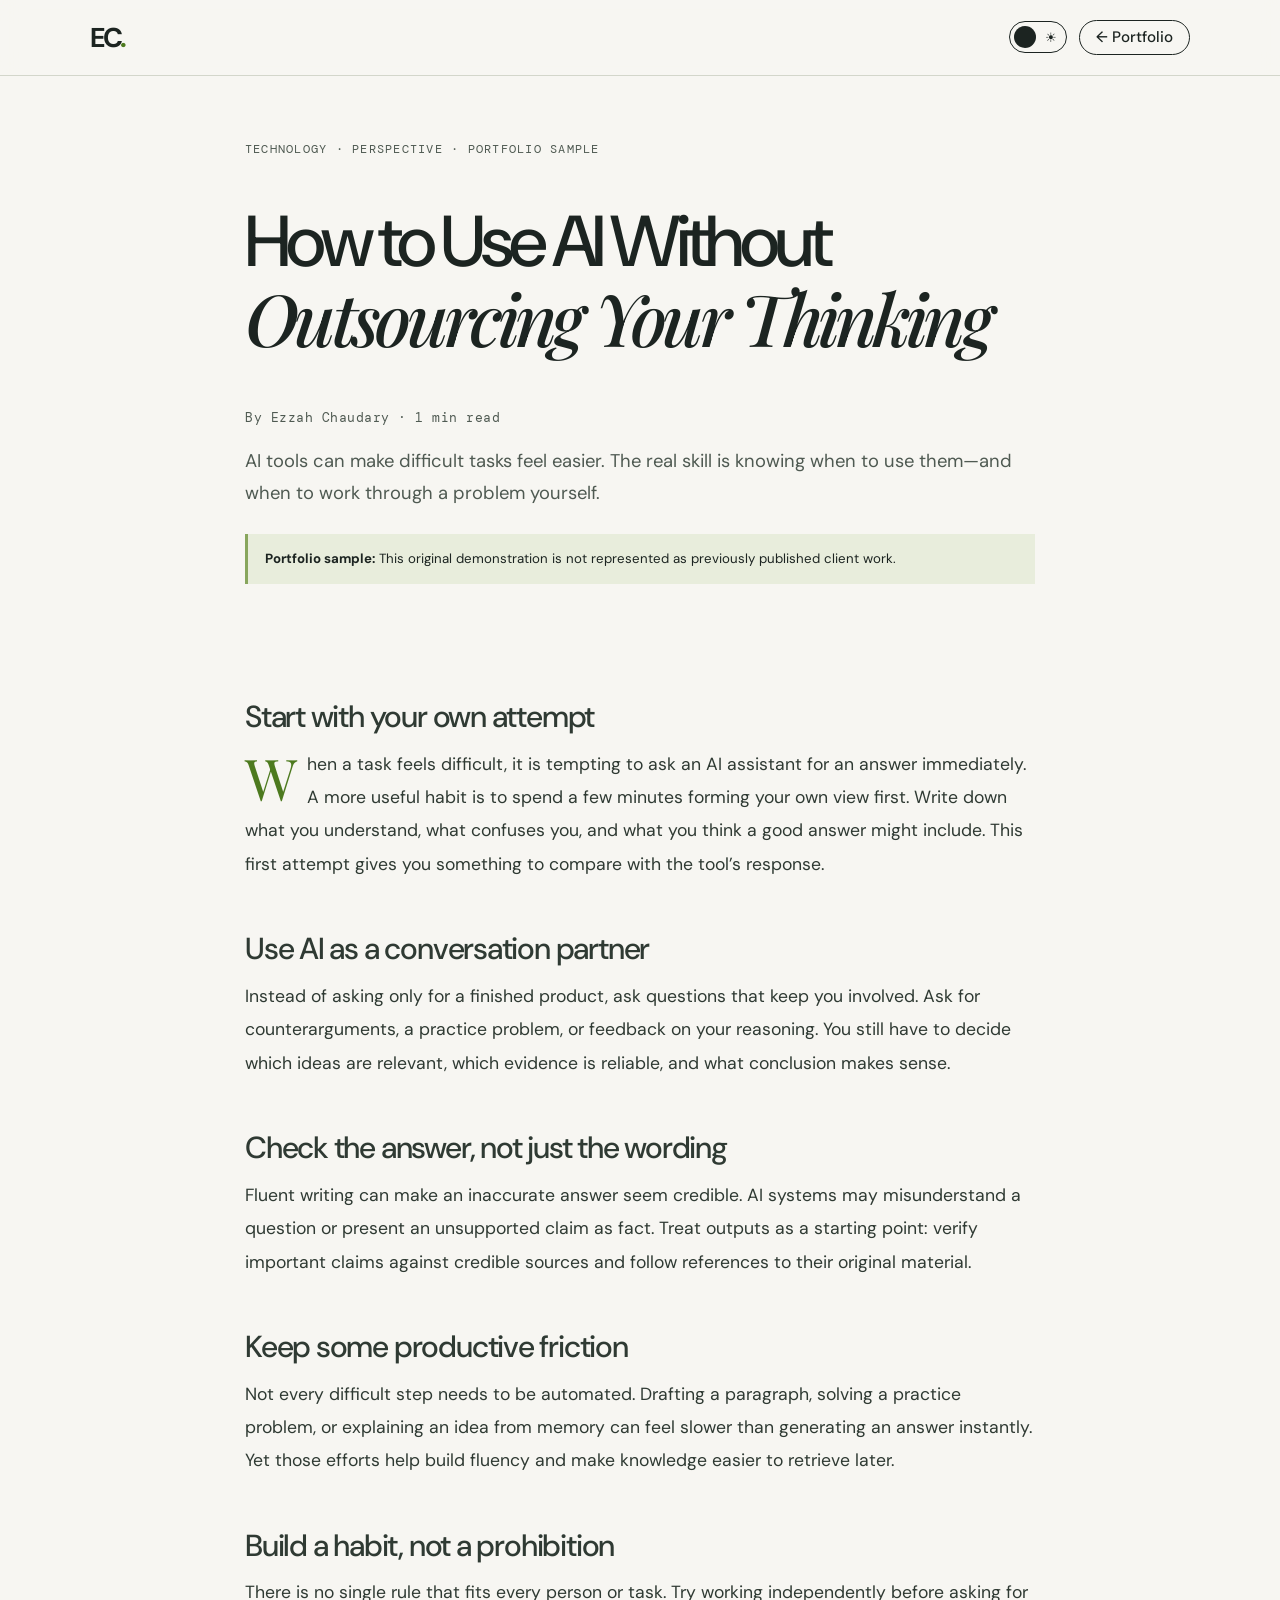
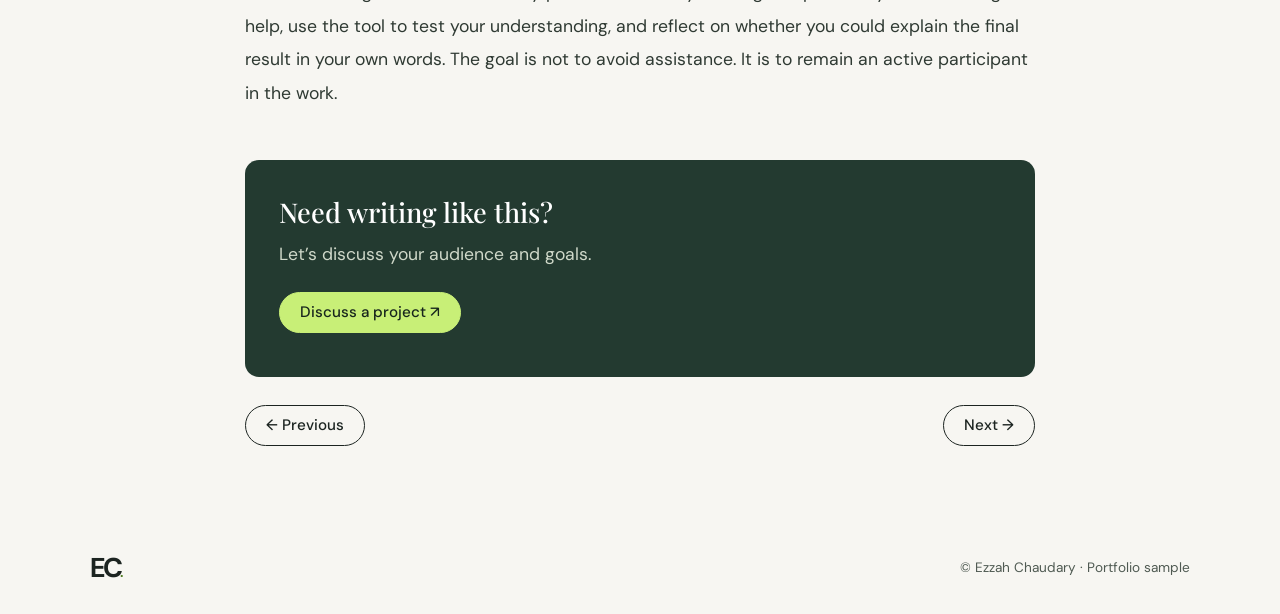
<file: samples/technology-ai.html>
<!doctype html><html lang="en"><head><meta charset="utf-8"><meta name="viewport" content="width=device-width,initial-scale=1"><meta name="description" content="How to Use AI Without Outsourcing Your Thinking — portfolio sample by Ezzah Chaudary."><title>How to Use AI Without Outsourcing Your Thinking | Ezzah Chaudary</title><script>try{var t=localStorage.getItem("theme")||(matchMedia("(prefers-color-scheme:dark)").matches?"dark":"light");document.documentElement.dataset.theme=t}catch(e){}</script><link rel="stylesheet" href="../styles.css"></head><body><header><a class="logo" href="../index.html">EC<span>.</span></a><div class="hdr-r"><button id="theme" aria-label="Toggle light/dark theme" role="switch" aria-checked="false"></button><a class="back" href="../index.html#portfolio">← Portfolio</a></div></header><div class="progress" id="bar"></div><main class="article"><div class="article-head"><p class="eyebrow">TECHNOLOGY · PERSPECTIVE · PORTFOLIO SAMPLE</p><h1>How to Use AI Without <em>Outsourcing Your Thinking</em></h1><p class="meta">By Ezzah Chaudary · 1 min read</p><p class="deck">AI tools can make difficult tasks feel easier. The real skill is knowing when to use them—and when to work through a problem yourself.</p><div class="notice"><strong>Portfolio sample:</strong> This original demonstration is not represented as previously published client work.</div></div><article class="body-copy"><h2>Start with your own attempt</h2><p>When a task feels difficult, it is tempting to ask an AI assistant for an answer immediately. A more useful habit is to spend a few minutes forming your own view first. Write down what you understand, what confuses you, and what you think a good answer might include. This first attempt gives you something to compare with the tool’s response.</p><h2>Use AI as a conversation partner</h2><p>Instead of asking only for a finished product, ask questions that keep you involved. Ask for counterarguments, a practice problem, or feedback on your reasoning. You still have to decide which ideas are relevant, which evidence is reliable, and what conclusion makes sense.</p><h2>Check the answer, not just the wording</h2><p>Fluent writing can make an inaccurate answer seem credible. AI systems may misunderstand a question or present an unsupported claim as fact. Treat outputs as a starting point: verify important claims against credible sources and follow references to their original material.</p><h2>Keep some productive friction</h2><p>Not every difficult step needs to be automated. Drafting a paragraph, solving a practice problem, or explaining an idea from memory can feel slower than generating an answer instantly. Yet those efforts help build fluency and make knowledge easier to retrieve later.</p><h2>Build a habit, not a prohibition</h2><p>There is no single rule that fits every person or task. Try working independently before asking for help, use the tool to test your understanding, and reflect on whether you could explain the final result in your own words. The goal is not to avoid assistance. It is to remain an active participant in the work.</p><div class="cta"><h3>Need writing like this?</h3><p>Let’s discuss your audience and goals.</p><a class="button" href="../index.html#contact">Discuss a project ↗</a></div><div class="pn"><a class="button ghost" href="editorial-pitch.html">← Previous</a><a class="button ghost" href="business-growth.html">Next →</a></div></article></main><footer><a class="logo" href="../index.html">EC<span>.</span></a><span>© Ezzah Chaudary · Portfolio sample</span></footer><script src="../script.js"></script></body></html>
</file>
<file: styles.css>
@import url('https://fonts.googleapis.com/css2?family=DM+Mono:wght@400;500&family=DM+Sans:wght@400;500;700&family=Playfair+Display:ital,wght@0,500;1,500&display=swap');
*{box-sizing:border-box}html{scroll-behavior:smooth;scroll-padding-top:80px}body{margin:0;background:var(--paper);color:var(--ink);font-family:var(--sans)}a{color:inherit;text-decoration:none}header{height:76px;padding:0 7%;display:flex;align-items:center;justify-content:space-between;border-bottom:1px solid var(--line);position:sticky;top:0;background:var(--paper-a);backdrop-filter:blur(12px);z-index:5}.logo{font-weight:700;font-size:1.7rem;letter-spacing:-.1em}.logo span{color:var(--accent)}nav{display:flex;gap:32px;font-size:.9rem}nav a:hover{color:var(--accent)}button{font:inherit;cursor:pointer}#menu{display:none}.hero,.section{width:min(1100px,86%);margin:auto}.hero{min-height:580px;padding:76px 0;display:grid;grid-template-columns:1.05fr .95fr;gap:6%;align-items:center}.eyebrow{font: .68rem var(--mono);letter-spacing:.1em;color:var(--muted);margin:0 0 22px}.hero h1,h2{font-size:clamp(2.7rem,5vw,4.5rem);letter-spacing:-.065em;line-height:1.04;font-weight:500;margin:0}.hero h1 em,h2 em{font-family:var(--serif);font-weight:500}.intro{color:var(--muted);line-height:1.8;max-width:500px;margin:25px 0}.note{margin-top:42px;font-size:.72rem;color:var(--muted)}.art{color:#1c2421;height:400px;background:#dfe8d4;border-radius:48% 48% 3px 3px;position:relative;display:grid;place-items:center;overflow:hidden}.orb{position:absolute;width:230px;height:230px;background:var(--green);border-radius:50%;box-shadow:0 0 0 30px #dfe8d4,0 0 0 31px #aebca5,0 0 0 60px #dfe8d4,0 0 0 61px #aebca5}.art p{z-index:1;text-align:center;font:2.7rem/.95 var(--serif);letter-spacing:-.06em}.art p em{font-weight:500}.art-tag,.art-foot{position:absolute;font:.62rem var(--mono);letter-spacing:.08em}.art-tag{top:35px;right:22px;background:#fff;color:#1c2421;padding:12px}.art-foot{bottom:20px;right:20px;color:#586752}.ticker{background:var(--deep);color:white;text-align:center;padding:23px 5%;font:.7rem var(--mono);letter-spacing:.1em;line-height:2}.section{padding-top:95px;padding-bottom:95px}.section h2{font-size:clamp(2.5rem,4.5vw,3.7rem);margin-bottom:38px}.cards{display:grid;grid-template-columns:repeat(4,1fr);gap:14px}.cards article{background:var(--card);border:1px solid var(--line);padding:24px;min-height:245px}.cards b,small{font:.65rem var(--mono);letter-spacing:.04em;color:var(--muted)}.cards h3{font-size:1.12rem;margin:28px 0 12px}.cards p{font-size:.85rem;line-height:1.75;color:var(--muted)}.tinted{background:var(--tint);max-width:none;padding-left:max(7%,calc((100% - 1100px)/2));padding-right:max(7%,calc((100% - 1100px)/2));border-top:1px solid var(--line);border-bottom:1px solid var(--line)}.section-intro{color:var(--muted);line-height:1.7;max-width:500px;margin:-20px 0 35px}.samples{display:grid;grid-template-columns:repeat(2,minmax(0,1fr));gap:34px 22px}.sample-art{height:245px;padding:22px;position:relative;overflow:hidden;font:.62rem var(--mono);letter-spacing:.08em}.sample-art strong{position:absolute;left:24px;bottom:26px;font:2.9rem/.85 var(--serif);letter-spacing:-.06em}.tech{background:#253c32;color:white}.tech:after{content:'';position:absolute;width:200px;height:200px;border:1px solid #b8d88d;border-radius:50%;right:-5px;top:45px;box-shadow:inset 0 0 0 22px #253c32,inset 0 0 0 23px #b8d88d}.business{background:#d6e1c6;color:#253c32}.business:after{content:'';position:absolute;width:170px;height:170px;border:1px solid #637b4c;border-radius:50%;right:25px;top:35px}.seo{background:#d5e5e4;color:#263d3a}.education{background:#e7d6c3;color:#4a3a2c}.education:after{content:'';position:absolute;right:10px;top:25px;width:190px;height:220px;border:1px solid #ad8866;transform:rotate(12deg)}.lifestyle{background:#e5e9d5;color:#2d4334}.lifestyle:after{content:'';position:absolute;width:160px;height:160px;border-radius:50%;background:#c1d99a;right:25px;top:32px}.pitch{background:#d7ded0;color:#273a30}.pitch strong{font-size:2.2rem}.samples a{display:block}.samples a:hover h3{text-decoration:underline;text-decoration-color:#9cae86;text-underline-offset:4px}.samples small{display:block;margin-top:14px}.samples h3{font-size:1.12rem;line-height:1.4;margin:7px 0}.about{display:grid;grid-template-columns:.7fr 1.3fr;gap:9%;align-items:center}.about p:not(.eyebrow){color:var(--muted);line-height:1.85;font-size:.94rem}.stamp{color:#233a30;width:185px;height:185px;border:1px solid #b5c29f;border-radius:50%;display:flex;flex-direction:column;align-items:center;justify-content:center;text-align:center;background:#e7eddc;font-size:3rem;transform:rotate(-8deg)}.stamp small{line-height:1.7}.values{border-top:1px solid var(--line);padding-top:18px;font:.62rem var(--mono);color:var(--muted);margin-top:25px}.steps{border-top:1px solid var(--line)}.steps p{display:grid;grid-template-columns:60px 1fr;gap:15px;padding:22px 0;margin:0;border-bottom:1px solid var(--line);color:var(--muted);font-size:.9rem;line-height:1.7}.steps b{font:.7rem var(--mono);color:var(--muted)}.steps strong{color:var(--ink)}.contact{background:var(--deep);color:#f8f7f0;padding:85px max(7%,calc((100% - 1100px)/2));position:relative}.contact .eyebrow{color:#d3dfc8}.contact h2{font-size:clamp(2.8rem,5.5vw,5rem)}.contact h2 em{color:var(--green)}.contact>p:not(.eyebrow){color:#c9d0c5;max-width:480px;line-height:1.8;margin:22px 0}.contact small{display:block;color:#b9c6b7;margin-top:18px;letter-spacing:0}footer{padding:25px 7%;display:flex;justify-content:space-between;align-items:center;gap:18px}footer span{font-size:.72rem;color:var(--muted)}.article{width:min(790px,86%);margin:auto}.article .article-head{padding:65px 0 40px}.article h1{font-size:clamp(2.6rem,6vw,4.5rem);line-height:1.04;letter-spacing:-.065em;font-weight:500}.article h1 em{font-family:var(--serif)}.deck{font-size:1.1rem;line-height:1.75;color:var(--muted)}.notice{background:var(--notice);border-left:3px solid #88a65d;padding:14px 17px;font-size:.83rem;line-height:1.65;margin:25px 0}.body-copy{font-size:1.02rem;line-height:1.9;color:var(--body);padding-bottom:75px}.body-copy h2{font-size:1.75rem;margin:42px 0 15px}.body-copy p{margin:0 0 20px}.body-copy li{margin-bottom:10px}.body-copy blockquote{border-left:2px solid #8aa960;padding-left:20px;font:italic 1.4rem/1.5 var(--serif)}@media(max-width:850px){.hero{grid-template-columns:1fr .8fr}.cards{grid-template-columns:repeat(2,1fr)}.art{height:330px}.orb{width:180px;height:180px}}@media(max-width:620px){header{height:68px;padding:0 6.5%}#menu{display:inline-flex}nav{display:none;position:absolute;top:67px;left:0;right:0;background:var(--paper);padding:24px 7%;flex-direction:column;gap:20px;border-bottom:1px solid var(--line)}nav.open{display:flex}.hero{grid-template-columns:1fr;padding:55px 0;gap:34px}.hero h1{font-size:3.15rem}.art{height:315px}.section{padding-top:65px;padding-bottom:65px}.cards,.samples{grid-template-columns:1fr}.cards article{min-height:unset}.sample-art{height:255px}.about{grid-template-columns:1fr;gap:32px}.stamp{width:145px;height:145px;font-size:2.4rem}.contact{padding:68px 7%}.contact h2{font-size:3rem}footer{flex-wrap:wrap}footer span:nth-child(2){order:3;width:100%}}@media(prefers-reduced-motion:reduce){html{scroll-behavior:auto}}
:root{--paper:#f7f6f2;--paper-a:#f7f6f2ee;--card:#fffefa;--tint:#eeeee7;--ink:#1c2421;--body:#2f3a33;--muted:#4f5a52;--line:#d3d6cb;--green:#c8ef77;--deep:#233a30;--accent:#4d7a1f;--notice:#e8eddc;--btn:#233a30;--btn-t:#fff;--btn-h:#3b5244;--serif:'Playfair Display',Georgia,serif;--sans:'DM Sans',Arial,sans-serif;--mono:'DM Mono',monospace;color-scheme:light}
:root[data-theme=dark]{--paper:#141a17;--paper-a:#141a17ee;--card:#1c2420;--tint:#192019;--ink:#eef1e8;--body:#d3d9cd;--muted:#aab4a6;--line:#33403a;--deep:#0e2018;--accent:#a9d466;--notice:#232d22;--btn:#c8ef77;--btn-t:#18261d;--btn-h:#dbf59d;color-scheme:dark}
body{font-size:17px;line-height:1.6}
.eyebrow,.cards b,small,.ticker,.values,.steps b,.art-tag,.art-foot,.sample-art{font-size:.78rem}
.cards p,.steps p,.note{font-size:.95rem}.intro,.section-intro,.about p:not(.eyebrow){font-size:1.05rem}nav{font-size:1rem;gap:28px}
.cards h3,.samples h3{font-size:1.2rem}.deck{font-size:1.15rem}.body-copy{font-size:1.1rem}
nav a:hover,.body-copy a{color:var(--accent)}
.btn,.button,#menu,#theme,.back{display:inline-flex;align-items:center;justify-content:center;gap:8px;padding:12px 20px;border-radius:999px;border:1.5px solid var(--btn);font:500 .95rem var(--sans);line-height:1;cursor:pointer;margin:0 10px 10px 0;background:var(--btn);color:var(--btn-t);transition:background .15s,color .15s,transform .15s}
.button:hover,#menu:hover,#theme:hover,.back:hover{background:var(--btn-h);border-color:var(--btn-h);color:var(--btn-t)}
.button:active,#theme:active{transform:translateY(1px)}
.button.ghost,.outline,#menu,#theme,.back{background:transparent;color:var(--ink);border-color:var(--ink)}
.button.ghost:hover,.outline:hover,#menu:hover,#theme:hover,.back:hover{background:var(--ink);color:var(--paper);border-color:var(--ink)}
.contact .button{background:var(--green);color:#18261d;border-color:var(--green)}.contact .button:hover{background:#dbf59d;border-color:#dbf59d;color:#18261d}
.contact .button.outline{background:transparent;color:#fff;border-color:#c8d6c0}.contact .button.outline:hover{background:#fff;color:#18261d;border-color:#fff}
#theme,#menu,.back{margin:0;padding:9px 16px}.hdr-r{display:flex;align-items:center;gap:12px}
:focus-visible{outline:3px solid var(--accent);outline-offset:3px}
.contact small{color:#d3dfc8;font-size:.82rem}footer span{font-size:.85rem}
.note{color:var(--muted)}
@media(max-width:620px){#menu{display:inline-flex}nav{background:var(--paper)}}
@media(min-width:621px){#menu{display:none}}

a:where(:visited,:active){color:inherit}a{-webkit-tap-highlight-color:transparent}
.body-copy a:not(.button){color:var(--accent)}
:root{accent-color:var(--accent)}::selection{background:var(--green);color:#18261d}
button:focus,a:focus{outline:none}button:focus-visible,a:focus-visible{outline:3px solid var(--accent);outline-offset:3px}
.button,.button:visited{color:var(--btn-t)}.button.ghost,.button.ghost:visited{color:var(--ink)}.button.ghost:hover{color:var(--paper)}.contact .button,.cta .button{color:#18261d}
/* theme switch */
#theme{padding:4px;width:58px;height:32px;position:relative;justify-content:flex-start;border-radius:999px;font-size:0}
#theme:hover{background:transparent;border-color:var(--ink)}
#theme::before{content:"";width:22px;height:22px;border-radius:50%;background:var(--ink);transition:transform .2s;transform:translateX(0)}
:root[data-theme=dark] #theme::before{transform:translateX(26px);background:var(--green)}
#theme::after{content:"☀";position:absolute;right:9px;font-size:13px;color:var(--ink);top:50%;transform:translateY(-50%)}
:root[data-theme=dark] #theme::after{content:"☾";right:auto;left:9px}
/* article */
.progress{position:fixed;top:0;left:0;height:3px;width:0;background:var(--accent);z-index:9}
.meta{font:.8rem var(--mono);color:var(--muted);letter-spacing:.04em}
.body-copy h2{font-size:1.9rem;letter-spacing:-.04em;margin-top:52px}
.body-copy>p:first-of-type:first-letter{font:3.6rem/.8 var(--serif);float:left;padding:6px 10px 0 0;color:var(--accent)}
.cta{background:var(--deep);color:#fff;padding:34px;margin:50px 0 0;border-radius:14px}.cta h3{font:500 1.7rem var(--serif);margin:0 0 8px}.cta p{color:#cfd8c9;margin:0 0 20px}
.cta .button{background:var(--green);border-color:var(--green)}.cta .button:hover{background:#dbf59d;border-color:#dbf59d}
.pn{display:flex;justify-content:space-between;gap:14px;flex-wrap:wrap;margin-top:28px}.pn .button{margin:0}

header nav a,header nav a:visited{color:var(--ink);text-decoration:none}header nav a:hover{color:var(--accent)}
header nav a.navcta,header nav a.navcta:visited{background:var(--btn);color:var(--btn-t);padding:10px 18px;border-radius:999px;line-height:1;font-weight:500}
header nav a.navcta:hover{background:var(--btn-h);color:var(--btn-t)}
@media(max-width:620px){header nav a.navcta{align-self:flex-start}}

.portrait{margin:0;display:flex;flex-direction:column;align-items:center;gap:18px;text-align:center}
.portrait img{width:min(320px,100%);aspect-ratio:1;object-fit:cover;object-position:50% 20%;border-radius:50%;border:1px solid var(--line);padding:10px;background:var(--card);box-shadow:0 0 0 1px var(--line),0 18px 40px -18px rgba(0,0,0,.35)}
.portrait figcaption{font-weight:700;font-size:1.05rem;letter-spacing:-.01em}
.portrait small{display:block;margin-top:4px;color:var(--muted);font-weight:400}
@media(max-width:620px){.portrait img{width:min(240px,70vw)}}

.portrait img{width:min(400px,100%);aspect-ratio:4/3;border-radius:20px;padding:0;object-position:50% 30%}
.portrait{align-items:flex-start;text-align:left}
@media(max-width:620px){.portrait img{width:100%}}

.about{grid-template-columns:.85fr 1.15fr;gap:8%}
.portrait{display:block;max-width:380px;width:100%;margin:0 auto}
.portrait .frame{position:relative;isolation:isolate}
.portrait .frame::before{content:"";position:absolute;inset:18px -18px -18px 18px;background:var(--green);border-radius:18px;z-index:-1;opacity:.9}
.portrait img{display:block;width:100%;height:auto;aspect-ratio:620/720;object-fit:cover;object-position:50% 18%;border:0;padding:0;border-radius:18px;box-shadow:none;background:var(--tint)}
.portrait figcaption{position:absolute;left:14px;bottom:14px;right:auto;display:flex;flex-direction:column;gap:2px;padding:10px 16px;border-radius:12px;background:var(--paper-a);backdrop-filter:blur(8px);color:var(--ink);font-size:.95rem;text-align:left;border:1px solid var(--line)}
.portrait figcaption small{margin:0;color:var(--muted);font:.75rem var(--mono)}
@media(max-width:620px){.about{grid-template-columns:1fr}.portrait{max-width:320px;margin:0 auto 18px}.portrait .frame::before{inset:12px -12px -12px 12px}}
</file>
